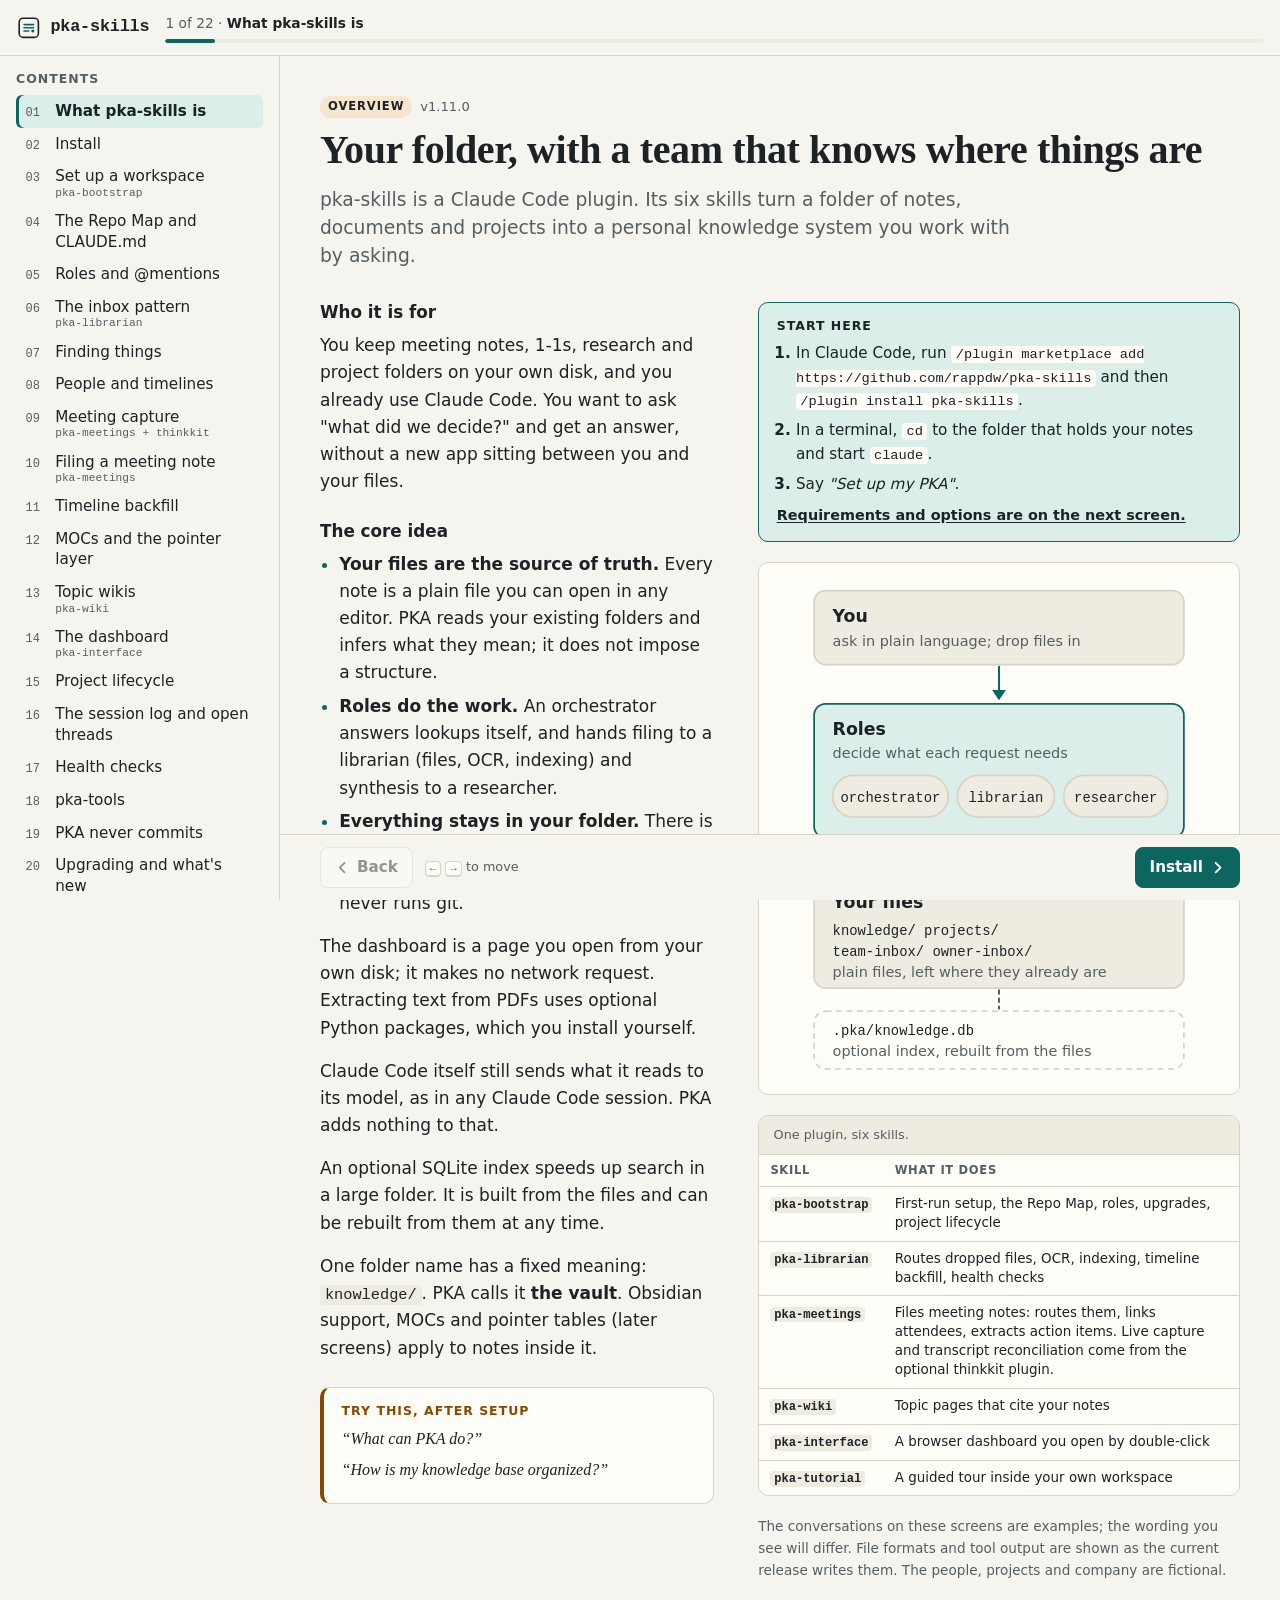
<file: docs/index.html>
<!doctype html>
<html lang="en">
<head>
<meta charset="utf-8">
<meta name="viewport" content="width=device-width, initial-scale=1">
<meta name="color-scheme" content="light dark">
<title>pka-skills: a walkthrough</title>
<meta name="description" content="A screen-by-screen walkthrough of pka-skills: six Claude Code skills that turn a folder into a local, AI-assisted personal knowledge system.">
<link rel="icon" href="data:image/svg+xml,%3Csvg xmlns='http://www.w3.org/2000/svg' viewBox='0 0 32 32'%3E%3Crect x='4' y='4' width='24' height='24' rx='5' fill='%230b6660'/%3E%3Cpath d='M10 12h12M10 16h12M10 20h7' stroke='%23fff' stroke-width='2' stroke-linecap='round'/%3E%3C/svg%3E">
<link rel="stylesheet" href="site.css">
</head>
<body>
<a class="skip" href="#main">Skip to the walkthrough</a>

<header class="top">
  <h1 class="brand">
    <a href="#overview" aria-label="pka-skills, first screen">
      <svg viewBox="0 0 32 32" aria-hidden="true" focusable="false">
        <rect class="mark-frame" x="4" y="4" width="24" height="24" rx="5"/>
        <path class="mark-line" d="M10 12h12M10 16h12M10 20h6"/>
        <circle class="mark-dot" cx="21" cy="20" r="2"/>
      </svg>
      pka-skills
    </a>
  </h1>
  <div class="where">
    <p class="where-text" id="where-text"></p>
    <div class="meter" id="meter" role="progressbar" aria-label="Progress through the walkthrough" aria-valuemin="1" aria-valuemax="22" aria-valuenow="1">
      <span id="meter-fill"></span>
    </div>
  </div>
  <button class="btn toc-toggle" id="toc-toggle" type="button" aria-expanded="false" aria-controls="toc">
    <svg viewBox="0 0 16 16" aria-hidden="true" focusable="false"><path d="M2 4h12M2 8h12M2 12h12"/></svg>
    Contents
  </button>
</header>

<div class="layout">

<nav class="toc" id="toc" aria-label="Contents">
  <div class="toc-head">
    <h2>Contents</h2>
    <button class="btn toc-close" id="toc-close" type="button">Close</button>
  </div>
  <ol>
    <li><a href="#overview">What pka-skills is</a></li>
    <li><a href="#install">Install</a></li>
    <li><a href="#setup">Set up a workspace <small>pka-bootstrap</small></a></li>
    <li><a href="#repo-map">The Repo Map and CLAUDE.md</a></li>
    <li><a href="#roles">Roles and @mentions</a></li>
    <li><a href="#inbox">The inbox pattern <small>pka-librarian</small></a></li>
    <li><a href="#finding">Finding things</a></li>
    <li><a href="#people">People and timelines</a></li>
    <li><a href="#meetings">Meeting capture <small>pka-meetings + thinkkit</small></a></li>
    <li><a href="#meeting-filing">Filing a meeting note <small>pka-meetings</small></a></li>
    <li><a href="#backfill">Timeline backfill</a></li>
    <li><a href="#pointers">MOCs and the pointer layer</a></li>
    <li><a href="#wikis">Topic wikis <small>pka-wiki</small></a></li>
    <li><a href="#dashboard">The dashboard <small>pka-interface</small></a></li>
    <li><a href="#lifecycle">Project lifecycle</a></li>
    <li><a href="#session-log">The session log and open threads</a></li>
    <li><a href="#health">Health checks</a></li>
    <li><a href="#pka-tools">pka-tools</a></li>
    <li><a href="#no-git">PKA never commits</a></li>
    <li><a href="#upgrade">Upgrading and what's new</a></li>
    <li><a href="#tutorial">The guided tour <small>pka-tutorial</small></a></li>
    <li><a href="#next">Where to go next</a></li>
  </ol>
  <p class="toc-hint">Move with <kbd>&larr;</kbd> and <kbd>&rarr;</kbd>, or the buttons at the bottom. Every screen has its own link.</p>
</nav>

<main id="main">

<!-- 1 ============================================================ -->
<section class="screen" id="overview" data-title="What pka-skills is" aria-labelledby="h-overview">
  <header>
    <p class="kicker"><span class="tag concept">Overview</span> v1.11.0</p>
    <h2 id="h-overview" tabindex="-1">Your folder, with a team that knows where things are</h2>
    <p class="lede">pka-skills is a Claude Code plugin. Its six skills turn a folder of notes, documents and projects into a personal knowledge system you work with by asking.</p>
  </header>
  <div class="cols">
    <div class="prose">
      <h3>Who it is for</h3>
      <p>You keep meeting notes, 1-1s, research and project folders on your own disk, and you already use Claude Code. You want to ask "what did we decide?" and get an answer, without a new app sitting between you and your files.</p>
      <h3>The core idea</h3>
      <ul>
        <li><strong>Your files are the source of truth.</strong> Every note is a plain file you can open in any editor. PKA reads your existing folders and infers what they mean; it does not impose a structure.</li>
        <li><strong>Roles do the work.</strong> An orchestrator answers lookups itself, and hands filing to a librarian (files, OCR, indexing) and synthesis to a researcher.</li>
        <li><strong>Everything stays in your folder.</strong> There is no PKA account, server or sync. The bundled helper makes no network calls and never runs git.</li>
      </ul>
      <p>The dashboard is a page you open from your own disk; it makes no network request. Extracting text from PDFs uses optional Python packages, which you install yourself.</p>
      <p>Claude Code itself still sends what it reads to its model, as in any Claude Code session. PKA adds nothing to that.</p>
      <p>An optional SQLite index speeds up search in a large folder. It is built from the files and can be rebuilt from them at any time.</p>
      <p>One folder name has a fixed meaning: <code>knowledge/</code>. PKA calls it <strong>the vault</strong>. Obsidian support, MOCs and pointer tables (later screens) apply to notes inside it.</p>
      <aside class="try" aria-label="Try this">
        <h3>Try this, after setup</h3>
        <ul>
          <li>What can PKA do?</li>
          <li>How is my knowledge base organized?</li>
        </ul>
      </aside>
    </div>
    <div class="visuals">
      <aside class="start" aria-label="Start here">
        <h3>Start here</h3>
        <ol>
          <li>In Claude Code, run <code>/plugin marketplace add https://github.com/rappdw/pka-skills</code> and then <code>/plugin install pka-skills</code>.</li>
          <li>In a terminal, <code>cd</code> to the folder that holds your notes and start <code>claude</code>.</li>
          <li>Say <em>"Set up my PKA"</em>.</li>
        </ol>
        <p><a href="#install">Requirements and options are on the next screen.</a></p>
      </aside>
      <figure class="fig diagram">
        <svg viewBox="0 0 360 432" role="img" aria-labelledby="ov-t ov-d">
          <title id="ov-t">How a request flows</title>
          <desc id="ov-d">You ask in plain language. Roles (orchestrator, librarian, researcher) decide what the request needs. They read and write plain files in knowledge, projects, team-inbox and owner-inbox. An optional index under .pka is rebuilt from those files.</desc>
          <rect class="d-box" x="20" y="10" width="320" height="64" rx="10"/>
          <text class="d-title" x="36" y="37">You</text>
          <text class="d-text" x="36" y="58">ask in plain language; drop files in</text>
          <path class="d-arrow accent" d="M180 76V98"/>
          <path class="d-head accent" d="M174 96h12l-6 9z"/>
          <rect class="d-box hot" x="20" y="108" width="320" height="116" rx="10"/>
          <text class="d-title" x="36" y="135">Roles</text>
          <text class="d-text" x="36" y="155">decide what each request needs</text>
          <rect class="d-box" x="36" y="170" width="100" height="36" rx="18"/>
          <text class="d-mono" x="86" y="193" text-anchor="middle">orchestrator</text>
          <rect class="d-box" x="144" y="170" width="84" height="36" rx="18"/>
          <text class="d-mono" x="186" y="193" text-anchor="middle">librarian</text>
          <rect class="d-box" x="236" y="170" width="90" height="36" rx="18"/>
          <text class="d-mono" x="281" y="193" text-anchor="middle">researcher</text>
          <path class="d-arrow accent" d="M180 226V248"/>
          <path class="d-head accent" d="M174 246h12l-6 9z"/>
          <rect class="d-box" x="20" y="258" width="320" height="96" rx="10"/>
          <text class="d-title" x="36" y="285">Your files</text>
          <text class="d-mono" x="36" y="308">knowledge/  projects/</text>
          <text class="d-mono" x="36" y="326">team-inbox/  owner-inbox/</text>
          <text class="d-text" x="36" y="344">plain files, left where they already are</text>
          <path class="d-arrow" d="M180 356V372" stroke-dasharray="3 4"/>
          <rect class="d-box ghost" x="20" y="374" width="320" height="50" rx="10"/>
          <text class="d-mono" x="36" y="395">.pka/knowledge.db</text>
          <text class="d-text" x="36" y="413">optional index, rebuilt from the files</text>
        </svg>
      </figure>
      <figure class="fig">
        <figcaption>One plugin, six skills.</figcaption>
        <div class="scroller">
          <table>
            <thead><tr><th scope="col">Skill</th><th scope="col">What it does</th></tr></thead>
            <tbody>
              <tr><th scope="row"><code>pka-bootstrap</code></th><td>First-run setup, the Repo Map, roles, upgrades, project lifecycle</td></tr>
              <tr><th scope="row"><code>pka-librarian</code></th><td>Routes dropped files, OCR, indexing, timeline backfill, health checks</td></tr>
              <tr><th scope="row"><code>pka-meetings</code></th><td>Files meeting notes: routes them, links attendees, extracts action items. Live capture and transcript reconciliation come from the optional thinkkit plugin.</td></tr>
              <tr><th scope="row"><code>pka-wiki</code></th><td>Topic pages that cite your notes</td></tr>
              <tr><th scope="row"><code>pka-interface</code></th><td>A browser dashboard you open by double-click</td></tr>
              <tr><th scope="row"><code>pka-tutorial</code></th><td>A guided tour inside your own workspace</td></tr>
            </tbody>
          </table>
        </div>
      </figure>
      <p class="aside-note">The conversations on these screens are examples; the wording you see will differ. File formats and tool output are shown as the current release writes them. The people, projects and company are fictional.</p>
    </div>
  </div>
</section>

<!-- 2 ============================================================ -->
<section class="screen" id="install" data-title="Install" aria-labelledby="h-install">
  <header>
    <p class="kicker"><span class="tag concept">Start</span> about five minutes</p>
    <h2 id="h-install" tabindex="-1">Install</h2>
    <p class="lede">Two commands inside Claude Code install the plugin and all six skills. Then open Claude Code in the folder that holds your notes.</p>
  </header>
  <div class="cols">
    <div class="prose">
      <h3>You need</h3>
      <ul>
        <li>Claude Code.</li>
        <li><code>python3</code> 3.9 or newer on your PATH, for the bundled helper. The helper itself needs nothing from <code>pip</code>. If Python is missing or too old, the skills stop and tell you; they do not do the helper's work by hand.</li>
        <li>No git. Keep the folder in a repository or not, as you prefer.</li>
      </ul>
      <h3>Optional</h3>
      <ul>
        <li><strong>To make PDFs searchable:</strong> <code>pdfplumber</code> or <code>pypdf</code> (Python packages) for PDFs that contain text. <code>tesseract</code> for scans and image-only PDFs. Without them a PDF is still filed, but its contents are not searchable.</li>
        <li><strong>For a search index:</strong> a Python whose built-in SQLite includes FTS5. The helper tells you if yours does not.</li>
        <li><strong>Obsidian</strong> is not required for anything on this site.</li>
      </ul>
      <h3>Optional: thinkkit, for meetings</h3>
      <p><a href="https://github.com/rappdw/thinkkit">thinkkit</a> is a separate plugin. With it, you type fragments during a meeting and get structured notes, and a transcript can correct those notes before they are filed. Without it, PKA still files notes you wrote yourself and can write notes from a transcript.</p>
      <p>See <a href="#meetings">Meeting capture</a> for what each looks like.</p>
      <aside class="try" aria-label="Try this">
        <h3>Try this</h3>
        <ul>
          <li>Set up my PKA</li>
        </ul>
        <p>The next screen shows what happens when you say it.</p>
      </aside>
    </div>
    <div class="visuals">
      <figure class="fig term">
        <figcaption>In Claude Code</figcaption>
<pre><code><span class="dim"># install the plugin</span>
<span class="cmd">/plugin marketplace add https://github.com/rappdw/pka-skills</span>
<span class="cmd">/plugin install pka-skills</span>

<span class="dim"># optional: meeting capture and transcript reconciliation</span>
<span class="cmd">/plugin marketplace add https://github.com/rappdw/thinkkit</span>
<span class="cmd">/plugin install thinkkit</span></code></pre>
      </figure>
      <figure class="fig term">
        <figcaption>In your terminal</figcaption>
<pre><code><span class="pr">$</span> <span class="cmd">python3 --version</span>   <span class="dim"># 3.9 or newer</span>
<span class="pr">$</span> <span class="cmd">cd ~/your-knowledge-folder</span>
<span class="pr">$</span> <span class="cmd">claude</span></code></pre>
      </figure>
      <div class="cards">
        <div class="card"><h4>An existing folder</h4><p>The usual case. Setup reads what is there and leaves your files where they are.</p></div>
        <div class="card"><h4>An empty folder</h4><p>Setup still writes its own files. Content folders are created only if you accept the starter layout it offers, or name your own.</p></div>
        <div class="card"><h4>Later releases</h4><p>Update the plugin, then say "bootstrap upgrade" in the workspace. See <a href="#upgrade">Upgrading</a>.</p></div>
      </div>
    </div>
  </div>
</section>

<!-- 3 ============================================================ -->
<section class="screen" id="setup" data-title="Set up a workspace" aria-labelledby="h-setup">
  <header>
    <p class="kicker"><span class="tag">Skill</span> <code>pka-bootstrap</code></p>
    <h2 id="h-setup" tabindex="-1">Set up a workspace</h2>
    <p class="lede">Bootstrap reads the folder you already have, drafts a map of it, asks three questions and writes a small amount of infrastructure around your content.</p>
  </header>
  <div class="cols">
    <div class="prose">
      <p>With the plugin <a href="#install">installed</a> and <code>python3</code> 3.9 or newer available, open Claude Code in the folder that holds your notes and say <em>"Set up my PKA"</em>.</p>
      <p>Before it asks anything, bootstrap scans the folder and infers what each top-level folder contains. The scan skips what <code>.pkaignore</code> lists. That file uses gitignore syntax; the default skips <code>.pka/</code>, <code>.git/</code>, build folders such as <code>node_modules/</code> and <code>dist/</code>, and everything deeper than one level inside each project. You can edit it.</p>
      <h3>Three questions</h3>
      <ol>
        <li><strong>Your name</strong>, plus a short profile: what you do and how you like things written. This can add up to two follow-ups, so at most five questions in all.</li>
        <li><strong>Autonomy level.</strong> See the three levels beside this.</li>
        <li><strong>Confirm the map.</strong> You correct any folder it was unsure about and confirm where finished projects should be archived.</li>
      </ol>
      <p>If you do not use Obsidian and the folder already has content, it also offers once to add topic tables to your knowledge folders. That is the <a href="#pointers">pointer layer</a>; you can say no and opt in later.</p>
      <p>At the end it shows a schedule entry for a weekly <a href="#health">health check</a>. It installs nothing; adding the entry is yours to do.</p>
      <h3>What it writes</h3>
      <p><code>CLAUDE.md</code>, a <code>.pka/</code> folder and two inboxes. When it adapts to an existing structure it adds infrastructure and does not move your content.</p>
      <p>In an empty folder it writes the same infrastructure. Content folders are created only if you accept the one starter layout it offers (<code>knowledge/</code> with <code>meetings/</code>, <code>personnel/</code> and <code>archive/</code> inside, plus <code>projects/</code>) or name your own. This offer takes the place of question 3.</p>
      <p>You can also start with none: the Repo Map is then empty, and the first file you drop in <code>team-inbox/</code> gets a proposal that names a folder to create. Either way an empty folder starts markdown-only, and a health check lists the starter folders as empty until each holds a file.</p>
      <h3>If you already have a <code>CLAUDE.md</code></h3>
      <p>Bootstrap asks whether it belongs to an existing PKA or is unrelated. It shows you a diff and waits for your confirmation before overwriting a <code>CLAUDE.md</code> it did not write, whatever autonomy level you chose.</p>
      <h3>Storage</h3>
      <p>Under about 300 knowledge files, Claude reads the files directly ("markdown-only"). From 300 up, bootstrap recommends a SQLite index at <code>.pka/knowledge.db</code>. You can override the choice.</p>
      <p>Running bootstrap again changes nothing that is already in place. It runs only when you ask for it.</p>
      <aside class="try" aria-label="Try this">
        <h3>Try this</h3>
        <ul>
          <li>Set up my PKA</li>
          <li>What autonomy level am I on?</li>
        </ul>
      </aside>
    </div>
    <div class="visuals">
      <figure class="fig file">
        <figcaption><span class="path">~/pka/</span> after bootstrap</figcaption>
<pre class="nowrap"><code>~/pka/
├── CLAUDE.md             <span class="an">instructions and the Repo Map</span>
├── .pkaignore            <span class="an">what scans skip</span>
├── team-inbox/           <span class="an">you drop files here</span>
├── owner-inbox/          <span class="an">reports and drafts arrive</span>
├── .pka/
│   ├── bin/
│   │   ├── pka-tools     <span class="an">the helper skills run</span>
│   │   └── pka_tools/
│   ├── manifest.json     <span class="an">release the helpers came from</span>
│   ├── upgrade-roles.py
│   ├── roles/
│   │   ├── roster.md
│   │   ├── orchestrator.md
│   │   ├── researcher.md
│   │   ├── librarian.md
│   │   └── _obsidian.md  <span class="an">inert without Obsidian</span>
│   ├── owner-profile.md
│   ├── session-log.md
│   ├── decision-log.md
│   ├── schema.md         <span class="an">index mode only</span>
│   └── knowledge.db      <span class="an">index mode only</span>
├── knowledge/            <span class="an">yours, left as it was</span>
└── projects/             <span class="an">yours, left as it was</span></code></pre>
      </figure>
      <div class="cards">
        <div class="card"><h4>Ask before everything</h4><p>Every file write, move and delete is confirmed first.</p></div>
        <div class="card"><span class="pill on">recommended</span><h4>Ask before destructive actions</h4><p>Creates and reads go ahead. Moves, overwrites and deletes are confirmed.</p></div>
        <div class="card"><h4>Hands-off</h4><p>It acts and reports afterwards. Press Escape to interrupt.</p></div>
      </div>
      <div class="card">
        <h4>Asked at every level, including hands-off</h4>
        <ul>
          <li>Ingesting into a topic wiki, or deleting one</li>
          <li>Approving a project summary before a project is archived</li>
          <li>Filing a meeting note into an active project</li>
          <li>Migrating the search index during an upgrade</li>
          <li>Overwriting a <code>CLAUDE.md</code> PKA did not write</li>
          <li>Writing notes from a transcript, and what happens to the transcript afterwards</li>
          <li>Moving a project folder that is its own git repository</li>
        </ul>
      </div>
      <figure class="fig chat">
        <figcaption>First run, condensed</figcaption>
        <div class="msg you"><span class="who">You</span><p>Set up my PKA</p></div>
        <div class="msg ai"><span class="who">Claude &middot; pka-bootstrap</span>
          <p>I scanned this folder and drafted a Repo Map: 7 folders, 412 indexable files. At that size I recommend index mode, so full-text search stays fast.</p>
          <p>What's your first name?</p>
        </div>
        <div class="msg you"><span class="who">You</span><p>Sam</p></div>
        <div class="msg ai"><span class="who">Claude &middot; pka-bootstrap</span>
          <p>How much should I check with you: ask before everything, ask before destructive actions (recommended), or hands-off?</p>
        </div>
      </figure>
    </div>
  </div>
</section>

<!-- 4 ============================================================ -->
<section class="screen" id="repo-map" data-title="The Repo Map and CLAUDE.md" aria-labelledby="h-repo-map">
  <header>
    <p class="kicker"><span class="tag concept">Concept</span> the navigation layer</p>
    <h2 id="h-repo-map" tabindex="-1">The Repo Map and <code>CLAUDE.md</code></h2>
    <p class="lede">A table at the bottom of <code>CLAUDE.md</code> describes every folder. It is the first thing read when you ask where something lives.</p>
  </header>
  <div class="cols stack">
    <div class="prose">
      <p>Each row says what a folder contains, how it is organized, its priority and status, and how confident the inference was. You correct low-confidence rows at setup.</p>
      <h3>Tags tell skills where things go</h3>
      <dl>
        <dt><code>people-home</code></dt><dd>One subfolder per person. At most one folder has this tag.</dd>
        <dt><code>meeting-home</code></dt><dd>Dated meeting notes. <code>pka-meetings</code> routes here.</dd>
        <dt><code>wiki-home</code></dt><dd>Topic wikis, one subfolder per topic.</dd>
        <dt><code>daily-home</code></dt><dd>A journal of <code>YYYY-MM-DD.md</code> notes. The dashboard shows it as a calendar; in an Obsidian vault these notes get a date and a <code>daily</code> tag.</dd>
      </dl>
      <h3>Project workspaces</h3>
      <p>A folder with its own <code>CLAUDE.md</code>, such as <code>projects/orion/</code>, is a <strong>project workspace</strong>: live work with its own context. PKA indexes it only one level deep and never files into it without asking. <a href="#lifecycle">Project lifecycle</a> covers what happens when the work is done.</p>
      <h3>Keeping the map current</h3>
      <p>At the start of each session the orchestrator compares your top-level folders with the map and flags new ones. Archiving a project or creating a wiki updates the row.</p>
      <p>To change it yourself, say <em>"Update my repo map"</em>. The table is maintained for you and is marked "do not hand-edit".</p>
      <p>The rest of <code>CLAUDE.md</code> records your autonomy level, communication style, storage mode, archive destination, where the owner profile and the decision log are and when they are read, and what to do at the start and end of a session. It is plain markdown, so another tool that accepts markdown context can read it too.</p>
      <aside class="try" aria-label="Try this">
        <h3>Try this</h3>
        <ul>
          <li>Show me my current Repo Map</li>
          <li>What's in <code>knowledge/leadership/</code>?</li>
        </ul>
      </aside>
    </div>
    <div class="visuals">
      <figure class="fig file">
        <figcaption><span class="path">CLAUDE.md</span> the last section</figcaption>
<pre><code><span class="hd">## Repo Map</span>
<span class="cm">&lt;!-- Last updated: 2026-11-20 --&gt;
&lt;!-- Priority: Active | Reference | Archive --&gt;
&lt;!-- Status: active | archived --&gt;
&lt;!-- Tags: meeting-home (dated meeting notes), people-home (one subfolder per person; at most one folder), daily-home (YYYY-MM-DD.md journal), wiki-home (topic wikis). pka-meetings, pka-wiki and pka-tools read these. --&gt;
&lt;!-- Archive destination: knowledge/archive --&gt;</span></code></pre>
        <div class="scroller">
          <table>
            <thead>
              <tr><th scope="col">Folder</th><th scope="col">Contents</th><th scope="col">Organization</th><th scope="col">Priority</th><th scope="col">Status</th><th scope="col">Confidence</th><th scope="col">Tags</th></tr>
            </thead>
            <tbody>
              <tr><th scope="row"><code>knowledge/personnel/</code></th><td>Notes per person: 1-1s, reviews</td><td>By person</td><td>Active</td><td>active</td><td>High</td><td><span class="pill on">people-home</span></td></tr>
              <tr><th scope="row"><code>knowledge/leadership/</code></th><td>Meeting and strategy notes</td><td>By date</td><td>Active</td><td>active</td><td>High</td><td><span class="pill on">meeting-home</span></td></tr>
              <tr><th scope="row"><code>knowledge/topics/</code></th><td>Topic wikis</td><td>By topic</td><td>Reference</td><td>active</td><td>High</td><td><span class="pill on">wiki-home</span></td></tr>
              <tr><th scope="row"><code>knowledge/research/</code></th><td>Research outputs</td><td>By topic</td><td>Reference</td><td>active</td><td>Medium</td><td></td></tr>
              <tr><th scope="row"><code>knowledge/archive/</code></th><td>Completed projects</td><td>By project</td><td>Archive</td><td>archived</td><td>High</td><td></td></tr>
              <tr><th scope="row"><code>projects/orion/</code></th><td>Orion project workspace</td><td>Flat</td><td>Active</td><td>active</td><td>High</td><td></td></tr>
              <tr><th scope="row"><code>projects/lyra/</code></th><td>Lyra project workspace</td><td>Flat</td><td>Active</td><td>active</td><td>High</td><td></td></tr>
            </tbody>
          </table>
        </div>
      </figure>
      <div class="cards">
        <div class="card"><h4>Priority</h4><p><b>Active</b> and <b>Reference</b> folders are the ones indexed and shown on the dashboard. <b>Archive</b> marks the folder finished projects move into; each archived project gets its own Reference row.</p></div>
        <div class="card"><h4>Confidence</h4><p>Low-confidence rows are the ones bootstrap asks you about before it writes the map.</p></div>
      </div>
    </div>
  </div>
</section>

<!-- 5 ============================================================ -->
<section class="screen" id="roles" data-title="Roles and @mentions" aria-labelledby="h-roles">
  <header>
    <p class="kicker"><span class="tag concept">Concept</span> who does what</p>
    <h2 id="h-roles" tabindex="-1">Roles and @mentions</h2>
    <p class="lede">Three roles ship with PKA. You can name one with an @mention, or describe what you want: the orchestrator answers lookups itself and hands on filing and synthesis.</p>
  </header>
  <div class="cols">
    <div class="prose">
      <dl>
        <dt><code>@orchestrator</code></dt>
        <dd>Always active. Answers lookups itself: where something is, what a note says. Keeps the Repo Map, runs the session start and end, handles project lifecycle. It hands filing to the librarian and synthesis to the researcher.</dd>
        <dt><code>@librarian</code></dt>
        <dd>Takes files in: inventory, OCR, routing, indexing. Shows a routing proposal before it moves anything, unless you chose hands-off.</dd>
        <dt><code>@researcher</code></dt>
        <dd>Synthesizes across your notes. Says what it searched, cites sources, and separates findings from inferences.</dd>
      </dl>
      <h3>Roles and skills are different things</h3>
      <p><strong>Skills</strong> are what the plugin installs. <strong>Roles</strong> are markdown files that bootstrap writes into your folder, in <code>.pka/roles/</code>. You can read and edit them; <code>roster.md</code> lists them.</p>
      <p>A role file names no model: a role runs on whatever model your session uses. To put one role on a particular model, add a <code>model:</code> line to its file yourself. (A workspace set up before v1.11.0 has such a line in every role file; see <a href="#upgrade">Upgrading</a>.)</p>
      <p>Claude Code reads your folder's <code>CLAUDE.md</code> at the start of every session. That file is what makes it act as the orchestrator. The librarian role is carried out by the <code>pka-librarian</code> skill. The researcher has no skill of its own; it also maintains wikis for <code>pka-wiki</code>.</p>
      <p>The labels on the conversations in this walkthrough name the role or the skill that is speaking.</p>
      <h3>Adding a role</h3>
      <p>Say <em>"Add a data analyst to my team"</em>. The researcher writes a competency brief to <code>owner-inbox/research-&lt;role&gt;-&lt;date&gt;.md</code>, a role file is written to <code>.pka/roles/</code>, the roster gains a row, and you are shown the definition to confirm before it is final. The reason is recorded in the decision log. A role can have an alias, so a persona name works as an @mention too.</p>
      <h3>Writing for you</h3>
      <p><code>.pka/owner-profile.md</code> holds how you like things written, what you already know and what you are working towards. The orchestrator reads it once at the start of a session and is the only role that changes it. If summaries run long, say so and the profile is updated. Your autonomy level is not in it; that is in <code>CLAUDE.md</code>.</p>
      <p><code>.pka/decision-log.md</code> records why things are the way they are. The orchestrator appends an entry when a decision is made (a project archived, a role added, the autonomy level changed); the librarian adds routing policies you set. Entries are never edited, and the roles read them before recommending something an earlier decision covers.</p>
      <aside class="try" aria-label="Try this">
        <h3>Try this</h3>
        <ul>
          <li>@researcher synthesize <code>&lt;topic&gt;</code></li>
          <li>Add a <code>&lt;role&gt;</code> to my team</li>
        </ul>
      </aside>
    </div>
    <div class="visuals">
      <figure class="fig chat">
        <figcaption>Naming a role</figcaption>
        <div class="msg you"><span class="who">You</span><p>@researcher synthesize what I know about build versus buy for Orion</p></div>
        <div class="msg ai"><span class="who">Claude &middot; researcher</span>
          <p>I read 9 notes in <code>knowledge/leadership/</code>, <code>knowledge/personnel/priya/</code> and the top level of <code>projects/orion/</code>. The brief is in <code>owner-inbox/researcher-orion-build-vs-buy-2026-11-20.md</code>, with Sources, Confidence and Open Questions sections.</p>
          <p>Short version: the vendor decision was deferred on 2026-11-14 and is waiting on Priya's adapter spike. I found nothing on pricing; that is an open question, not a finding.</p>
        </div>
      </figure>
      <figure class="fig file">
        <figcaption><span class="path">.pka/roles/roster.md</span></figcaption>
        <div class="scroller">
          <table>
            <thead><tr><th scope="col">Role</th><th scope="col">Alias</th><th scope="col">Status</th><th scope="col">Model</th><th scope="col">Added</th></tr></thead>
            <tbody>
              <tr><th scope="row"><code>@orchestrator</code></th><td>—</td><td>active</td><td>session</td><td>2026-09-01</td></tr>
              <tr><th scope="row"><code>@researcher</code></th><td>—</td><td>active</td><td>session</td><td>2026-09-01</td></tr>
              <tr><th scope="row"><code>@librarian</code></th><td>—</td><td>active</td><td>session</td><td>2026-09-01</td></tr>
            </tbody>
          </table>
        </div>
      </figure>
      <figure class="fig chat">
        <figcaption>Or just ask</figcaption>
        <div class="msg you"><span class="who">You</span><p>Process my team-inbox</p></div>
        <div class="msg ai"><span class="who">Claude &middot; orchestrator</span><p>That is the librarian's job. Handing over.</p></div>
      </figure>
    </div>
  </div>
</section>

<!-- 6 ============================================================ -->
<section class="screen" id="inbox" data-title="The inbox pattern" aria-labelledby="h-inbox">
  <header>
    <p class="kicker"><span class="tag">Skill</span> <code>pka-librarian</code></p>
    <h2 id="h-inbox" tabindex="-1">The inbox pattern</h2>
    <p class="lede">Two folders, two directions. You drop files into <code>team-inbox/</code>. Reports, briefs and drafts come back to you in <code>owner-inbox/</code>.</p>
  </header>
  <div class="cols">
    <div class="prose">
      <p>Save a PDF, a scan or a document into <code>team-inbox/</code>. The next session notices it, or you can say <em>"Process my team-inbox"</em> now. A scanner profile or a phone's scan-to-folder can point straight at that folder.</p>
      <p>For each file the librarian proposes a destination from the Repo Map. Unless you chose hands-off, it waits for your yes before moving anything.</p>
      <h3>Rules it keeps</h3>
      <ul>
        <li>Originals are never modified. Text extracted from a PDF goes in a sidecar file beside it. The one change it may make is to the name: <code>:</code> and <code>/</code> in a filename are replaced when the file is moved.</li>
        <li>Nothing is silently skipped. A file with no clear home goes to <code>team-inbox/unsorted/</code> and is named in the report.</li>
        <li>Nothing is routed into a project workspace without asking, and nothing is deleted from the inbox without confirmation.</li>
      </ul>
      <h3>Transcripts wait</h3>
      <p>A meeting transcript is recognised by its name: a Zoom <code>GMT…transcript.vtt</code>, a Teams <code>…_transcript.docx</code> or <code>.txt</code>, or any <code>.vtt</code> or <code>.srt</code>. It is held, which means it stays in <code>team-inbox/</code> until you reconcile it with your notes (see <a href="#meetings">Meeting capture</a>) or name a destination for it.</p>
      <h3>PDFs and scans</h3>
      <p>Making a PDF searchable needs a tool you install: <code>pdfplumber</code> or <code>pypdf</code> for PDFs that contain text, <code>tesseract</code> for scans. If none is there, the file is still filed, the report says its text could not be read and what to install, and it is not searchable until then.</p>
      <aside class="try" aria-label="Try this">
        <h3>Try this</h3>
        <ul>
          <li>Process my team-inbox</li>
          <li>Show me what's in owner-inbox</li>
        </ul>
      </aside>
    </div>
    <div class="visuals">
      <figure class="fig">
        <figcaption>One file, from inbox to its folder</figcaption>
        <ol class="flow">
          <li><b>Drop</b><span class="where-file">team-inbox/northwind-proposal.pdf</span></li>
          <li><b>Inventory</b><span>File type, whether the PDF has a text layer, date hints.</span>
            <span class="branch">A transcript is held here for <code>pka-meetings</code>, and a dated meeting note is handed to it. Neither is routed here.</span></li>
          <li><b>Propose</b><span>The Repo Map says meeting and strategy material lives in <code>knowledge/leadership/</code>. You confirm or name another folder.</span>
            <span class="branch">No confident match: <code>team-inbox/unsorted/</code>, flagged in the report.</span></li>
          <li><b>Extract and move</b><span class="where-file">knowledge/leadership/northwind-proposal.pdf</span><span class="where-file">knowledge/leadership/northwind-proposal.pdf.txt</span></li>
          <li><b>Post-route</b><span>One helper command adds the file to the search index. If you use them, it also adds a line to the <a href="#people">page of each person</a> the file is about and a row to the folder's <a href="#pointers">topic table</a>.</span></li>
          <li><b>Log and report</b><span class="where-file">owner-inbox/librarian-report-2026-11-20.md</span></li>
        </ol>
      </figure>
      <figure class="fig chat">
        <figcaption>What it looks like</figcaption>
        <div class="msg you"><span class="who">You</span><p>Process my team-inbox</p></div>
        <div class="msg ai"><span class="who">Claude &middot; librarian</span>
          <p>2 files in <code>team-inbox/</code>:</p>
          <ul>
            <li><code>northwind-proposal.pdf</code>: a PDF with a text layer. Proposed destination: <code>knowledge/leadership/</code>.</li>
            <li><code>GMT20261114-160512_Recording.transcript.vtt</code>: looks like a meeting transcript. Held. Process it with <code>pka-meetings</code>, or route it somewhere specific?</li>
          </ul>
          <p>Move the proposal?</p>
        </div>
      </figure>
    </div>
  </div>
</section>

<!-- 7 ============================================================ -->
<section class="screen" id="finding" data-title="Finding things" aria-labelledby="h-finding">
  <header>
    <p class="kicker"><span class="tag concept">Concept</span> the most-used capability</p>
    <h2 id="h-finding" tabindex="-1">Finding things</h2>
    <p class="lede">You ask a question. The orchestrator uses the Repo Map to decide where to look, searches, and answers with the paths it used.</p>
  </header>
  <div class="cols">
    <div class="prose">
      <h3>Five kinds of question</h3>
      <ul>
        <li><strong>Simple lookup.</strong> "What do I know about Priya?" Works for people, topics, projects and decisions.</li>
        <li><strong>Search across everything.</strong> "Find everything I've written about the Northwind partnership." Results come back ranked, topic rows first, each with its path.</li>
        <li><strong>Project snapshot.</strong> "What's the state of Orion?" It reads the project's own <code>CLAUDE.md</code> and top-level documents.</li>
        <li><strong>Date-scoped.</strong> "What did I decide about hiring last quarter?"</li>
        <li><strong>Decision history.</strong> "Why did I pick index mode?" This reads the decision log, which records the reasons.</li>
      </ul>
      <h3>What search covers</h3>
      <ul>
        <li><strong>Knowledge folders</strong> are indexed in full.</li>
        <li><strong>Active projects</strong> are indexed one level deep: the project's top-level documents, not its subfolders. A project becomes fully searchable once it is <a href="#lifecycle">archived</a>.</li>
        <li><strong>PDFs and Office files</strong> are searchable through the text sidecar the librarian writes beside them.</li>
      </ul>
      <h3>Keeping the index current</h3>
      <p>A note that a skill files is indexed as part of filing. A note you add or edit by hand is not searchable until you say <em>"Re-index my knowledge base"</em>. Re-indexing re-reads only changed files, and deleted files drop out.</p>
      <p>In a small, markdown-only workspace there is no index; Claude reads the files directly, guided by the Repo Map.</p>
      <p>If a topic has a wiki, its summary is shown first. That is covered under <a href="#wikis">Topic wikis</a>.</p>
      <aside class="try" aria-label="Try this">
        <h3>Try this</h3>
        <ul>
          <li>What do I know about <code>&lt;person&gt;</code>?</li>
          <li>Find everything I've written about <code>&lt;topic&gt;</code> across all my work</li>
        </ul>
      </aside>
    </div>
    <div class="visuals">
      <figure class="fig chat">
        <figcaption>A lookup</figcaption>
        <div class="msg you"><span class="who">You</span><p>What do I know about Priya?</p></div>
        <div class="msg ai"><span class="who">Claude &middot; orchestrator</span>
          <p>Found <code>knowledge/personnel/priya/</code>, last modified 6 days ago. Her <a href="#people">timeline</a> has 3 entries. The latest is the SLT sync on 2026-11-14: she owns the adapter spike, and the vendor decision was deferred.</p>
          <p>Also 2 mentions in <code>knowledge/leadership/</code> and 1 in <code>projects/orion/</code>.</p>
          <p>Want a synthesis, or a specific note?</p>
        </div>
      </figure>
      <figure class="fig term">
        <figcaption>What the role ran (index mode)</figcaption>
<pre><code><span class="pr">$</span> <span class="cmd">.pka/bin/pka-tools search vendor decision</span>
2 result(s) for: vendor decision
 1. knowledge/leadership/2026-11-14-slt-sync.md
      <span class="dim">…</span> <mark>[Vendor] [decision]</mark> <span class="dim">and Q1 planning ## Notes **Priya**: Will take the adapter spike. The</span> <mark>[vendor] [decision]</mark> <span class="dim">was deferred to December. **Robin**: Will draft the Q1 …</span>
 2. knowledge/personnel/priya/index.md
      <span class="dim">… leadership/2026-11-14-slt-sync.md) — Owns the adapter spike;</span> <mark>[vendor] [decision]</mark> <span class="dim">deferred - 2026-11-10 · 1on1 · [1-1](2026-11-10-1 …</span></code></pre>
      </figure>
    </div>
  </div>
</section>

<!-- 8 ============================================================ -->
<section class="screen" id="people" data-title="People and timelines" aria-labelledby="h-people">
  <header>
    <p class="kicker"><span class="tag concept">Concept</span> since v1.7.0</p>
    <h2 id="h-people" tabindex="-1">People and timelines</h2>
    <p class="lede">A person you keep a folder for has a page, <code>index.md</code>. Filing a note that involves them adds one line to the <code>## Timeline</code> on that page, newest first.</p>
  </header>
  <div class="cols">
    <div class="prose">
      <h3>Who counts as a person</h3>
      <p>Someone you have a folder for, under the folder tagged <code>people-home</code> (<code>knowledge/personnel/</code> if none is tagged). PKA does not create person folders unasked: make one, or ask for it.</p>
      <p>An attendee without a folder is listed in the note without a link and gets no timeline. With no people folder at all, nothing on this screen happens.</p>
      <p>Inside an existing person folder, a missing <code>index.md</code> is created for you the first time a line is added.</p>
      <h3>Who goes on a note's timeline</h3>
      <p>Evidence in the note decides, never a guess:</p>
      <ul>
        <li>the note is in the person's folder;</li>
        <li>its <code>person</code> or <code>attendees</code> frontmatter (the fields between <code>---</code> lines at the top of a note), or a link under <code>## Attendees</code>, names them;</li>
        <li>their folder name appears in the filename.</li>
      </ul>
      <p>A name that appears only in the body does not count. A meeting with more than 8 matched attendees adds none of them unless you ask. <code>no-backref: true</code> in a note's frontmatter keeps it off every timeline.</p>
      <h3>Names are matched carefully</h3>
      <p>A full name, a saved alias, or a first name only one person has is a match. A last name alone, or a first name two people share, gets a question. Nicknames are never guessed: tell PKA once and it is saved as an alias.</p>
      <p>A line you edit by hand is never rewritten.</p>
      <aside class="try" aria-label="Try this">
        <h3>Try this</h3>
        <ul>
          <li>File a 1-1 note for <code>&lt;person&gt;</code></li>
          <li>From now on, '<code>&lt;nickname&gt;</code>' means <code>&lt;person&gt;</code></li>
        </ul>
        <p>After the first one, open their <code>index.md</code> and look at the Timeline.</p>
      </aside>
    </div>
    <div class="visuals">
      <figure class="fig file">
        <figcaption><span class="path">knowledge/personnel/priya/index.md</span> after one filed meeting and a backfill</figcaption>
<pre><code><span class="fm">---
type: person
name: Priya
role: ""
org: ""
aliases: []
tags: [person]
---</span>

<span class="hd"># Priya</span>

<span class="hd">## Timeline</span>
<span class="cm">&lt;!-- pka:timeline v1 — maintained by pka-tools; newest first; edit summaries freely, leave links alone --&gt;</span>
- 2026-11-14 · meeting · <span class="lk">[SLT sync](../../leadership/2026-11-14-slt-sync.md)</span> — Owns the adapter spike; vendor decision deferred
- 2026-11-10 · 1on1 · <span class="lk">[1-1](2026-11-10-1-1-priya.md)</span>
- 2026-10-02 · doc · <span class="lk">[Orion kickoff](../../../projects/orion/2026-10-02-orion-kickoff.md)</span>
<span class="cm">&lt;!-- /pka:timeline --&gt;</span></code></pre>
      </figure>
      <div class="cards">
        <div class="card"><h4>Which line came from where</h4><p>The page itself was created by the tool when the meeting note was filed, because Priya had a folder and no <code>index.md</code>. The top line was written then, with a summary. The two below were added by a <a href="#backfill">backfill</a> of older notes, which adds no summaries.</p></div>
        <div class="card"><h4>Line format</h4><p><code>- date · kind · link — summary</code>. Kind is <code>meeting</code>, <code>1on1</code> or <code>doc</code>. A summary is at most 140 characters; for a 1-1 it lists topics only.</p></div>
        <div class="card"><h4>Links</h4><p>Relative markdown links, as above. In an Obsidian vault they are wikilinks: <code>[[leadership/2026-11-14-slt-sync|SLT sync]]</code>.</p></div>
      </div>
      <figure class="fig term">
        <figcaption>How a name is resolved</figcaption>
<pre><code><span class="pr">$</span> <span class="cmd">.pka/bin/pka-tools people resolve "Priya" "Rob" "Smith"</span>
Priya -&gt; priya <span class="dim">(slug, name or alias)</span>
Rob -&gt; <span class="warn">no match</span> <span class="dim">(no person folder matches)</span>
Smith -&gt; <span class="warn">AMBIGUOUS</span>: robin-smith <span class="dim">(last name only)</span>

<span class="dim"># you say: "Rob is Robin Smith"</span>
<span class="pr">$</span> <span class="cmd">.pka/bin/pka-tools people alias robin-smith "Rob"</span>
robin-smith: added 'Rob'</code></pre>
      </figure>
    </div>
  </div>
</section>

<!-- 9 ============================================================ -->
<section class="screen" id="meetings" data-title="Meeting capture" aria-labelledby="h-meetings">
  <header>
    <p class="kicker"><span class="tag">Skill</span> <code>pka-meetings</code> with the optional thinkkit plugin</p>
    <h2 id="h-meetings" tabindex="-1">Meeting capture: live notes, and checking them against a transcript</h2>
    <p class="lede">After a meeting, PKA files the notes. With the optional thinkkit plugin it also takes the notes with you during the meeting, and checks them against a transcript afterwards.</p>
  </header>
  <div class="cols">
    <div class="prose">
      <h3>Capture live</h3>
      <p>Say <em>"I'm about to start a 1-1 with Priya"</em> or <em>"take notes"</em>. PKA asks what the meeting is and who is attending, then starts thinkkit's <code>take-notes</code>.</p>
      <ul>
        <li>It creates <code>meeting-notes/YYYY-MM-DD-&lt;title&gt;.md</code> at the workspace root, and first skims earlier notes there for context.</li>
        <li>You type fragments. Each is expanded into a sentence or two and appended to the file at once, so the file is always current.</li>
        <li>Start a line with <code>name:</code> to attribute it. Without that it is recorded as an observation; a speaker is never guessed.</li>
        <li>A commitment is added under Action Items. A question left unanswered goes under Open Questions.</li>
        <li>You can ask something mid-meeting ("what did we decide about the vendor last month?"). It answers in the conversation and keeps it out of the notes unless you say otherwise. If a fragment is unclear, it asks.</li>
        <li>Say <em>"end notes"</em> or <em>"wrap up"</em>. It tidies the file and tells you how many notes, action items and open questions it captured, and the path.</li>
      </ul>
      <h3>Reconcile against a transcript</h3>
      <p>Use this when the meeting was recorded and you have a transcript: a Zoom <code>.vtt</code>, a Teams transcript, an <code>.srt</code>, plain text. Drop it in <code>team-inbox/</code> and ask.</p>
      <ul>
        <li>The transcript is treated as the truth. The notes are what get corrected.</li>
        <li>thinkkit's <code>resolve-against-transcript</code> looks for five things, most serious first: statements that contradict what was said, paraphrases that shift the meaning, wrong speaker attribution, decisions or points missing from the notes, and commitments missing from Action Items. Reasonable compression is not flagged.</li>
        <li>It shows one discrepancy at a time. You answer accept, modify or skip, and an accepted change is written immediately.</li>
        <li>It ends with a count of found, resolved and skipped.</li>
      </ul>
      <p>If you have a transcript and no notes, PKA offers to write notes from the transcript. This is PKA's own step and does not need thinkkit. It is offered, never done automatically, and the notes carry a <code>**Source**:</code> line saying they were written from the transcript.</p>
      <h3>If you record with earshot</h3>
      <p>earshot is a separate, local recording and transcription tool. When it is in use, <code>take-notes</code> links the notes to the recording with a <code>**Recording**:</code> line, the reconcile step reads the capture's transcript, and PKA never moves or deletes the capture folder. Only the notes are filed.</p>
      <aside class="try" aria-label="Try this">
        <h3>Try this, with thinkkit installed</h3>
        <ul>
          <li>I'm about to start a 1-1 with <code>&lt;name&gt;</code></li>
          <li>Reconcile my <code>&lt;meeting&gt;</code> notes against the transcript in team-inbox</li>
        </ul>
      </aside>
    </div>
    <div class="visuals">
      <div class="compare">
        <div class="card"><span class="pill grey">without thinkkit</span><h4>Route only</h4>
          <ul>
            <li>Write notes however you like, then say "File these meeting notes: <code>&lt;path&gt;</code>".</li>
            <li>You get everything on the <a href="#meeting-filing">next screen</a>: routing, attendee links, action items, timelines.</li>
            <li>No live expansion and no transcript checking; PKA says which modes are unavailable. A transcript stays held in <code>team-inbox/</code>, and PKA can still write notes from it if you ask.</li>
          </ul>
        </div>
        <div class="card"><span class="pill on">with thinkkit</span><h4>Capture and reconcile too</h4>
          <ul>
            <li>You type fragments instead of sentences during the meeting.</li>
            <li>A transcript corrects the notes before they are filed.</li>
            <li>The plugin also carries unrelated thinking tools, which you can ignore.</li>
          </ul>
        </div>
      </div>
      <figure class="fig term">
        <figcaption>To add thinkkit, in Claude Code</figcaption>
<pre><code><span class="cmd">/plugin marketplace add https://github.com/rappdw/thinkkit</span>
<span class="cmd">/plugin install thinkkit</span></code></pre>
      </figure>
      <figure class="fig chat">
        <figcaption>Capture: what you type during the meeting</figcaption>
        <div class="msg you"><span class="who">You</span>
<pre><code>priya: taking the adapter spike
vendor decision deferred to december
robin: drafts q1 hiring plan
which vendors make the shortlist? not settled</code></pre></div>
      </figure>
      <figure class="fig file">
        <figcaption><span class="path">meeting-notes/2026-11-14-slt-sync.md</span> what the file holds when you say "end notes"</figcaption>
<pre><code><span class="hd"># SLT sync</span>

**Date**: 2026-11-14
**Attendees**: Priya, Robin Smith, Sam
**Purpose**: Vendor decision and Q1 planning

<span class="hd">## Notes</span>

**Priya**: Will take the adapter spike.

The vendor decision was deferred to December.

**Robin**: Will draft the Q1 hiring plan.

<span class="hd">## Action Items</span>

- [ ] **Priya**: Run the adapter spike
- [ ] **Robin**: Draft the Q1 hiring plan

<span class="hd">## Open Questions</span>

- Which vendors make the shortlist was not settled.</code></pre>
      </figure>
      <p class="aside-note">The structure is thinkkit's own: the header lines, the three sections, and action items as <code>- [ ] **Owner**: …</code>. The wording of the expanded sentences is illustrative.</p>
      <figure class="fig chat">
        <figcaption>Reconcile: one step</figcaption>
        <div class="msg you"><span class="who">You</span><p>Reconcile my SLT sync notes against the transcript in team-inbox</p></div>
        <div class="msg ai"><span class="who">Claude &middot; resolve-against-transcript</span>
          <p><strong>Discrepancy 1 of 2</strong> | Missing action items</p>
          <p><strong>Transcript excerpt:</strong><br>Robin Smith: I'll also get the interview panel list to Priya by the twentieth.</p>
          <p><strong>Notes (current):</strong><br>[not present]</p>
          <p><strong>Issue:</strong> A commitment made in the meeting is not in Action Items.</p>
          <p><strong>Proposed resolution:</strong><br><code>- [ ] **Robin**: Send Priya the interview panel list (due: 2026-11-20)</code></p>
          <p>Accept, modify, or skip?</p>
        </div>
        <div class="msg you"><span class="who">You</span><p>accept</p></div>
      </figure>
      <figure class="fig file">
        <figcaption>When every discrepancy has been answered</figcaption>
<pre><code><span class="hd">## Resolution Summary</span>
- Discrepancies found: 2
- Resolved: 2
- Skipped: 0
- [unverified] tags resolved: 0
- [unverified] tags remaining: 0</code></pre>
      </figure>
    </div>
  </div>
</section>

<!-- 10 ============================================================ -->
<section class="screen" id="meeting-filing" data-title="Filing a meeting note" aria-labelledby="h-meeting-filing">
  <header>
    <p class="kicker"><span class="tag">Skill</span> <code>pka-meetings</code></p>
    <h2 id="h-meeting-filing" tabindex="-1">Filing a meeting note, and finding its action items later</h2>
    <p class="lede">However the notes were written, PKA does the same things with them: right folder, attendees linked, action items pulled out, a line on each person's timeline.</p>
  </header>
  <div class="cols">
    <div class="prose">
      <h3>What happens to the note</h3>
      <ol>
        <li><strong>Route.</strong> A 1-1 goes to that person's folder, if they have one; otherwise to your general meeting folder, with a suggestion to create one. A leadership or general meeting goes to a <code>meeting-home</code> folder; with several, or none, you are asked.</li>
        <li><strong>Link attendees.</strong> Each name is checked against your <a href="#people">people folders</a>. A certain match is linked under <code>## Attendees</code>, which is appended at the end of the note if the note has none. An ambiguous one is asked about. No match is listed without a link.</li>
        <li><strong>Extract action items</strong> and ask: "Found N action items. Add to session log open threads?" On a yes they appear in the next session's greeting.</li>
        <li><strong>Save.</strong> The note leaves <code>meeting-notes/</code>, or wherever you wrote it, and is saved in the destination as <code>YYYY-MM-DD-meeting-slug.md</code>. A 1-1 is <code>YYYY-MM-DD-1-1-&lt;person&gt;.md</code>.</li>
        <li><strong>Post-route.</strong> The step every filed note gets: a line on each attendee's timeline and the index entry. If your folders have <a href="#pointers">topic tables</a>, a row there too.</li>
        <li><strong>Log and report</strong> the path, attendees linked (N of M), action items, and what happened to the transcript.</li>
      </ol>
      <p>A meeting about an active project always gets a question, at every autonomy level: file it in the project, or in knowledge?</p>
      <h3>The transcript afterwards</h3>
      <p>You choose: keep it in <code>team-inbox/</code> (the default), archive it to a <code>transcripts/</code> folder beside the note, or delete it after confirming. It is never deleted automatically.</p>
      <h3>Action items later</h3>
      <p><em>"What action items do I have this week?"</em> scans the dated notes in your meeting folders and people folders for unticked <code>- [ ]</code> boxes. "This week" means the last 7 days, which is the default; name another period and it starts there. It goes by the note's date (the filename prefix, or a frontmatter <code>date</code>) and lists each item with its source file, owner and due date.</p>
      <p>Two forms are read. An owner is a bold name with a colon at the start of the item (<code>**Robin**:</code>, the form thinkkit writes) or an <code>@name</code>. A due date is <code>(due: …)</code> or <code>by YYYY-MM-DD</code>; a bare date at the end of the item, after a dash, also counts. A due phrase that is not a date, such as "Friday", is shown as written, not guessed.</p>
      <p>Filing never rewrites a checkbox line that is already in the note. An action written another way (an <code>Action:</code> line, a <code>→</code> line, a bullet under <code>## Next Steps</code>) is added once under <code>## Action Items</code> as <code>- [ ] &lt;action&gt; — @&lt;owner&gt; — by &lt;date&gt;</code>; the line it came from stays. Tick the box in the note to close an item.</p>
      <aside class="try" aria-label="Try this">
        <h3>Try this</h3>
        <ul>
          <li>File these meeting notes: <code>&lt;path&gt;</code></li>
          <li>What action items do I have this week?</li>
        </ul>
      </aside>
    </div>
    <div class="visuals">
      <figure class="fig">
        <figcaption>The captured note from the last screen, filed</figcaption>
        <ol class="flow">
          <li><b>From</b><span class="where-file">meeting-notes/2026-11-14-slt-sync.md</span></li>
          <li><b>To</b><span>"SLT" marks it as a leadership meeting; <code>knowledge/leadership/</code> is tagged <code>meeting-home</code>.</span><span class="where-file">knowledge/leadership/2026-11-14-slt-sync.md</span></li>
          <li><b>Added to the note</b><span class="where-file">## Attendees</span><span class="where-file">- [Priya](../personnel/priya/)</span><span class="where-file">- [Robin Smith](../personnel/robin-smith/)</span><span class="where-file">- Sam</span></li>
          <li><b>Added elsewhere</b><span>One line each on Priya's and Robin's timelines, a row in the folder's topic table, the index entry.</span></li>
        </ol>
      </figure>
      <figure class="fig term">
        <figcaption>The post-route step, as the tool reports it</figcaption>
<pre><code><span class="pr">$</span> <span class="cmd">.pka/bin/pka-tools post-route knowledge/leadership/2026-11-14-slt-sync.md \
    --topic northwind-partnership-2026 \
    --summary-for priya="Owns the adapter spike; vendor decision deferred" \
    --summary-for robin-smith="Drafts the Q1 hiring plan"</span>
post-route knowledge/leadership/2026-11-14-slt-sync.md
  frontmatter  <span class="dim">not-applicable — not an Obsidian vault</span>
  moc-link     <span class="dim">not-applicable — not an Obsidian vault</span>
  pointers     <span class="ok">written</span> — knowledge/leadership/_MOC.md: extended
  timeline     <span class="ok">written</span> — priya: created-index; robin-smith: created-index
  index        <span class="ok">indexed</span> — 3 added, 1 updated
Files changed besides the note: knowledge/leadership/_MOC.md, knowledge/personnel/priya/index.md, knowledge/personnel/robin-smith/index.md</code></pre>
      </figure>
      <p class="aside-note"><code>extended</code>: the topic row was already there, from the Northwind proposal filed earlier. <code>created-index</code>: Priya and Robin each had a folder and no page yet, so <code>index.md</code> was created with the line; on an existing page it says <code>added</code>.</p>
      <figure class="fig chat">
        <figcaption>The report</figcaption>
        <div class="msg ai"><span class="who">Claude &middot; pka-meetings</span>
          <p>Found 3 action items. Add to session log open threads?</p>
          <p>Filed to <code>knowledge/leadership/2026-11-14-slt-sync.md</code>. Attendees linked: 2 of 3 (Priya, Robin Smith). The transcript is still in <code>team-inbox/</code>: keep it there, archive it beside the note, or delete it?</p>
        </div>
      </figure>
      <figure class="fig term">
        <figcaption>"What action items do I have this week?" on 2026-11-20</figcaption>
<pre><code><span class="pr">$</span> <span class="cmd">.pka/bin/pka-tools actions</span>
4 open action item(s), since 2026-11-13, in 2 note(s) under: knowledge/leadership, knowledge/personnel
- [ ] **Priya**: Run the adapter spike
      <span class="dim">knowledge/leadership/2026-11-14-slt-sync.md:17</span>  <mark>[owner: Priya]</mark>
- [ ] **Robin**: Draft the Q1 hiring plan
      <span class="dim">knowledge/leadership/2026-11-14-slt-sync.md:18</span>  <mark>[owner: Robin]</mark>
- [ ] **Robin**: Send Priya the interview panel list (due: 2026-11-20)
      <span class="dim">knowledge/leadership/2026-11-14-slt-sync.md:19</span>  <mark>[owner: Robin; due: 2026-11-20]</mark>
- [ ] Send Priya the architecture comparison — @Sam — by 2026-11-21
      <span class="dim">knowledge/leadership/2026-11-17-northwind-proposal-review.md:8</span>  <mark>[owner: Sam; due: 2026-11-21]</mark></code></pre>
      </figure>
      <p class="aside-note">The first three items were captured by thinkkit; the last is from a note Sam wrote by hand. The list shows each as it is written in the note; the owner and due date read from either form follow the location, in brackets.</p>
    </div>
  </div>
</section>

<!-- 11 ============================================================ -->
<section class="screen" id="backfill" data-title="Timeline backfill" aria-labelledby="h-backfill">
  <header>
    <p class="kicker"><span class="tag concept">Concept</span> since v1.9.0</p>
    <h2 id="h-backfill" tabindex="-1">Timeline backfill</h2>
    <p class="lede">Timelines start empty and fill in as you file new notes. The backfill puts the notes you already had on them: plan first, apply only when you approve, undo with one command.</p>
  </header>
  <div class="cols">
    <div class="prose">
      <ol>
        <li><strong>Plan.</strong> Say <em>"backfill timelines"</em>. The librarian works out whose timeline each dated note belongs on, by the same evidence rules as a newly filed note. It writes a report to <code>owner-inbox/</code> and a plan file under <code>.pka/backfill/</code>. Nothing else changes.</li>
        <li><strong>Settle names.</strong> The report lists what it could not place: ambiguous names, frequent names with no person folder, notes with no date, large meetings. You confirm an alias or leave it; then it plans again. Planning is cheap.</li>
        <li><strong>Apply.</strong> Only when you approve. Every page it will touch is backed up to <code>.pka/backups/</code> first. It adds only lines for notes not already on the timeline, then checks that every link resolves and that nothing else changed. If a check fails, the pages are put back.</li>
        <li><strong>Undo</strong> if you want to: the apply prints the restore command. It refuses to overwrite a page you edited after the backfill unless you force it.</li>
      </ol>
      <p>Your notes are never changed. Only the people's <code>index.md</code> pages are. Backfilled lines have no summaries; ask for them one person at a time.</p>
      <p>A note you write by hand later is not on a timeline until a skill files it or you backfill again. A full <a href="#health">health check</a> says how many are waiting.</p>
      <h3>How much it will find</h3>
      <p>The evidence is the note's folder, its frontmatter, links under <code>## Attendees</code>, or the filename. A name in the body does not count. For notes written before PKA, that mostly means notes inside a person's folder or with their name in the filename, plus notes linked from old "Mentioned in" or "References" sections on the person's own page. A short plan is not a failure.</p>
      <h3>How far a timeline reaches</h3>
      <p>Without Obsidian, a timeline can link to a note anywhere in the workspace, such as <code>projects/</code> or a meeting folder at the root. The inboxes and hidden folders are left out. In an Obsidian vault (<code>knowledge/</code>), timelines link only inside the vault, because a wikilink cannot leave it.</p>
      <aside class="try" aria-label="Try this">
        <h3>Try this</h3>
        <ul>
          <li>Backfill the timelines from my old notes</li>
          <li>Show me what's on <code>&lt;person&gt;</code>'s timeline from <code>&lt;a project folder&gt;</code></li>
        </ul>
      </aside>
    </div>
    <div class="visuals">
      <figure class="fig file">
        <figcaption><span class="path">owner-inbox/timeline-backfill-plan-&lt;id&gt;.md</span> excerpt</figcaption>
<pre><code>- Files considered: 14
- Lines to add: 2, on 1 people's timelines
- Already on a timeline: 2
- index.md stubs to create: 0

<span class="hd">## Entries per person</span>

| Person | To add | Already there | First | Last |
|---|---|---|---|---|
| priya | 2 | 1 | 2026-10-02 | 2026-11-10 |
| robin-smith | 0 | 1 |  |  |

<span class="hd">## Sample of 2 entries</span>

- `projects/orion/2026-10-02-orion-kickoff.md` → priya (T2: ## Attendees link '[Priya](../../knowledge/personnel/priya/)')
- `knowledge/personnel/priya/2026-11-10-1-1-priya.md` → priya (T1: in the person's folder; T2: filename contains 'priya')

<span class="hd">## Ambiguous names (not added)</span>

None.</code></pre>
      </figure>
      <figure class="fig term">
        <figcaption>Apply, after you approve</figcaption>
<pre><code><span class="pr">$</span> <span class="cmd">.pka/bin/pka-tools timeline apply .pka/backfill/plan-20261120-111806-48c3b8.json</span>
<span class="ok">Added 2 line(s) to 1 file(s); verified.</span> Backup: .pka/backups/20261120-111806-0c9a92
Nothing was committed: review the changed pages and commit them yourself.
Undo:   pka-tools timeline restore 20261120-111806-0c9a92</code></pre>
      </figure>
      <p class="aside-note">These two lines are the ones without summaries on Priya's page, on the <a href="#people">People and timelines</a> screen.</p>
    </div>
  </div>
</section>

<!-- 12 ============================================================ -->
<section class="screen" id="pointers" data-title="MOCs and the pointer layer" aria-labelledby="h-pointers">
  <header>
    <p class="kicker"><span class="tag concept">Concept</span> with and without Obsidian</p>
    <h2 id="h-pointers" tabindex="-1">MOCs and the pointer layer</h2>
    <p class="lede">A <code>_MOC.md</code> is a map of content for one knowledge folder. Its <code>## Pointers</code> table groups files into topics, so a search can land on the topic first and read only the few files in it.</p>
  </header>
  <div class="cols">
    <div class="prose">
      <h3>Why, and when</h3>
      <p>In a large folder, searching note bodies returns a lot of noise. A pointer row is dense with the right words, so it ranks first. A question over 1,500 files becomes a look at a few dozen topic rows, then three to five files read in full.</p>
      <p>It starts to pay off once you have hundreds of notes. In a small workspace you can skip this screen.</p>
      <h3>One row per topic</h3>
      <p>Three columns: a topic slug, the entities involved, and links to the files. The librarian adds to the table as files are routed. In index mode, pointer rows are indexed with a rank boost over body matches. There is no vector store and there are no embeddings; it is a markdown table.</p>
      <p>The librarian names the topic when it can see which one a file belongs to. Otherwise the tool derives one from the note's frontmatter, tags or filename; it never reads the body. A slug gets a year only for a one-off event.</p>
      <h3>What the librarian will not do</h3>
      <ul>
        <li>Rows are extended, never deleted, reordered or merged.</li>
        <li>Your edits to a row are kept as you wrote them.</li>
        <li>A row that reaches 8 files is reported. Splitting it is your call.</li>
      </ul>
      <h3>If you use Obsidian</h3>
      <p>You do not need Obsidian for anything on this site. If you use it, the vault has to be the <code>knowledge/</code> folder: PKA looks for <code>knowledge/.obsidian/</code>, and a vault at the workspace root or elsewhere is not detected.</p>
      <p>In a vault, roles add frontmatter, MOC entries and <code>[[wikilinks]]</code> to the files they touch. Existing frontmatter fields are never overwritten.</p>
      <p><em>"bootstrap obsidian"</em> is an optional one-time retrofit: MOC stubs, person indexes and frontmatter derived from filenames and folders. It does not read note bodies and it runs only when you ask.</p>
      <aside class="try" aria-label="Try this">
        <h3>Try this</h3>
        <ul>
          <li>Set up pointer tables for my knowledge folders</li>
          <li>bootstrap obsidian</li>
        </ul>
        <p>The first is for a workspace without Obsidian; the second needs a vault at <code>knowledge/</code>.</p>
      </aside>
    </div>
    <div class="visuals">
      <figure class="fig file">
        <figcaption><span class="path">knowledge/leadership/_MOC.md</span> in Sam's workspace: no Obsidian, pointer tables opted in</figcaption>
<pre><code><span class="hd"># leadership</span>

<span class="cm">&lt;!-- MOC stub created by pka-tools. Reorganise freely. --&gt;</span>

<span class="hd">## Pointers</span>

Compact retrieval rows maintained by the librarian. …</code></pre>
        <div class="scroller">
          <table>
            <thead><tr><th scope="col">Topic</th><th scope="col">Entities</th><th scope="col">Files</th></tr></thead>
            <tbody>
              <tr><td><code>orion-build-vs-buy</code></td><td>orion, priya</td><td class="files"><code>[[leadership/2026-09-18-orion-build-vs-buy]]</code>, <code>[[leadership/2026-08-01-offsite]]</code></td></tr>
              <tr><td><code>northwind-partnership-2026</code></td><td>northwind</td><td class="files"><code>[[leadership/northwind-proposal.pdf]]</code>, <code>[[leadership/2026-11-14-slt-sync]]</code>, <code>[[leadership/2026-11-17-northwind-proposal-review]]</code></td></tr>
            </tbody>
          </table>
        </div>
      </figure>
      <p class="aside-note">The offsite note in the first row was later deleted. The librarian does not remove pointer links by itself; the <a href="#health">health check</a> reports the dead link.</p>
      <div class="compare">
        <div class="card"><span class="pill grey">without Obsidian</span><h4>Opt-in</h4>
          <ul>
            <li>Filing a note never creates a <code>_MOC.md</code>.</li>
            <li>Rows are written only into MOCs that already exist. Ask for pointer tables to create them: a title and an empty table per folder.</li>
            <li>Notes get no frontmatter or MOC bullet; links between notes are plain markdown.</li>
          </ul>
        </div>
        <div class="card"><span class="pill on">with Obsidian</span><h4>On by default</h4>
          <ul>
            <li>A missing <code>_MOC.md</code> is created when a note is filed.</li>
            <li>Filed notes get missing frontmatter keys and a bullet under <code>## Files</code> in the MOC.</li>
            <li>Links inside the vault are wikilinks.</li>
          </ul>
        </div>
      </div>
      <figure class="fig file">
        <figcaption>In an Obsidian vault only: frontmatter added to <span class="path">knowledge/personnel/priya/2026-11-10-1-1-priya.md</span></figcaption>
<pre><code><span class="fm">---
type: 1on1
date: 2026-11-10
person: "[[personnel/priya/index]]"
tags: [1on1, personnel]
---</span>

<span class="hd"># 1-1 with Priya</span></code></pre>
      </figure>
    </div>
  </div>
</section>

<!-- 13 ============================================================ -->
<section class="screen" id="wikis" data-title="Topic wikis" aria-labelledby="h-wikis">
  <header>
    <p class="kicker"><span class="tag">Skill</span> <code>pka-wiki</code></p>
    <h2 id="h-wikis" tabindex="-1">Topic wikis</h2>
    <p class="lede">A topic wiki is a maintained summary of what you know about one subject. It cites your notes. It never replaces them.</p>
  </header>
  <div class="cols">
    <div class="prose">
      <h3>Two kinds of content</h3>
      <ul>
        <li><strong>Authored moments</strong>: your meeting notes, 1-1s, drafts, journal. Records of a specific moment, in your voice.</li>
        <li><strong>Synthesis pages</strong>: topic wikis, kept by the researcher, that change as your understanding does.</li>
      </ul>
      <p>Wikis cite moments. Moments never cite wikis. Delete a wiki and you lose no underlying content.</p>
      <h3>When to make one</h3>
      <p>When material on a subject is piling up and you want a maintained picture of it. Not for a one-off question, a person or a project; those have their own homes.</p>
      <h3>Creating one</h3>
      <p><em>"Create a topic wiki on MCP"</em> writes an empty scaffold at <code>knowledge/topics/mcp/wiki.md</code> and asks for a first source. The page beside this is what it looks like after two ingests.</p>
      <h3>Ingest is always reviewed</h3>
      <p>A wiki changes only when you ingest something; nothing is added automatically. Say <em>"Ingest this paper into my MCP wiki"</em>. The researcher reads the source and the current page, sorts what it found into new claims, confirmations, contradictions and refinements, and shows you a section-by-section diff. Nothing is written until you approve, even in hands-off mode. A contradiction is yours to resolve.</p>
      <p>A PDF source needs its text sidecar first. A source ingested from <code>team-inbox/</code> moves to the wiki's <code>sources/</code> folder.</p>
      <h3>Asking changes</h3>
      <p>Once a wiki exists, "what do I know about MCP?" returns the wiki's summary first, then notes that mention the topic and are not in it yet.</p>
      <h3>Also</h3>
      <p><em>"Show me my topic wikis"</em> lists them. <em>"Update my thinking on MCP"</em> edits the "My current thinking" section from what you say. A wiki you are done with can be retired (kept, but left out of answers) or deleted, which always asks first.</p>
      <aside class="try" aria-label="Try this">
        <h3>Try this</h3>
        <ul>
          <li>Create a topic wiki on <code>&lt;topic&gt;</code></li>
          <li>Ingest <code>&lt;path&gt;</code> into my <code>&lt;topic&gt;</code> wiki</li>
        </ul>
      </aside>
    </div>
    <div class="visuals">
      <figure class="fig file">
        <figcaption><span class="path">knowledge/topics/mcp/wiki.md</span> after two ingests</figcaption>
<pre><code><span class="fm">---
topic: mcp
last-updated: 2026-11-18
source-count: 2
status: active
---</span>

<span class="hd"># MCP</span>

<span class="hd">## What it is</span>
MCP supports resource, tool, and prompt primitives.[^spec]

<span class="hd">## Key concepts</span>
<span class="an">…</span>

<span class="hd">## My current thinking</span>
<span class="an">…</span>

<span class="hd">## Open questions</span>
- Build the adapter or buy one? Waiting on Priya's spike.

<span class="hd">## Sources</span>
- `knowledge/topics/mcp/sources/mcp-spec.pdf` — the primitives
- `knowledge/personnel/priya/2026-11-10-1-1-priya.md` — the adapter question

<span class="hd">## Changelog</span>
- 2026-11-18: Added the adapter question (source: knowledge/personnel/priya/2026-11-10-1-1-priya.md)
- 2026-11-12: Initial synthesis from 1 source

[^spec]: `knowledge/topics/mcp/sources/mcp-spec.pdf`</code></pre>
      </figure>
      <figure class="fig file">
        <figcaption>The diff you approve before an ingest is written</figcaption>
<pre><code><span class="hd">## Key concepts</span>

- [UNCHANGED] MCP supports resource, tool, and prompt primitives...
<mark>+ [ADD] Clients negotiate capabilities at connection time, not per-request [source: new]</mark>
- [REFINE] Previously: "Servers expose tools." → "Servers expose tools, resources, and prompts as distinct primitives." [source: new]</code></pre>
      </figure>
    </div>
  </div>
</section>

<!-- 14 ============================================================ -->
<section class="screen" id="dashboard" data-title="The dashboard" aria-labelledby="h-dashboard">
  <header>
    <p class="kicker"><span class="tag">Skill</span> <code>pka-interface</code></p>
    <h2 id="h-dashboard" tabindex="-1">The dashboard</h2>
    <p class="lede">A page, <code>dashboard.html</code>, written at the root of your workspace with its data in a second file beside it. You open it by double-click. No server, no build step, no network request.</p>
  </header>
  <div class="cols">
    <div class="prose">
      <p>Sections are generated from the Active and Reference folders in your Repo Map. Nothing is hard-coded. Each folder gets the view that suits its content:</p>
      <div class="scroller">
        <table>
          <thead><tr><th scope="col">Folder holds</th><th scope="col">View</th></tr></thead>
          <tbody>
            <tr><td>One subfolder per person (<code>people-home</code>)</td><td>A card per person: files, last change, newest timeline entries</td></tr>
            <tr><td>Dated meeting notes (<code>meeting-home</code>)</td><td>Notes by date, newest first, grouped by month</td></tr>
            <tr><td>A subfolder per topic (research, wikis)</td><td>A card per subfolder with its files</td></tr>
            <tr><td>A journal of dated notes (<code>daily-home</code>)</td><td>A square per day for recent months, then the entries</td></tr>
            <tr><td><code>projects/</code></td><td>A card per project folder under <code>projects/</code>: days since last change, top-level files</td></tr>
            <tr><td>Anything else</td><td>A sortable, filterable table</td></tr>
          </tbody>
        </table>
      </div>
      <p>Three sections are always there: <strong>Search</strong>, <strong>Open actions</strong> (unticked checkboxes in dated meeting and person notes) and <strong>Activity</strong> (the last 20 session-log entries and the files changed last).</p>
      <p>The calendar is used only for a folder tagged <code>daily-home</code>. Every project card is badged Active: nothing records another state where the page's data looks for it, and a project you have <a href="#lifecycle">transitioned</a> leaves the Projects section, because its folder is no longer under <code>projects/</code>.</p>
      <h3>Two files</h3>
      <ul>
        <li><strong><code>dashboard.html</code></strong> is the page. The skill writes it from a template, with one section per folder.</li>
        <li><strong><code>dashboard-data.js</code></strong> is the data: a snapshot the helper writes with <code>pka-tools dashboard data</code>. It holds one row per file (title, dates, tags, a short summary, headings), the Repo Map folders, people with their newest timeline entries, projects, the newest open action items and the recent session log. It does not hold the text of your notes.</li>
      </ul>
      <p>The page loads that file with a script tag and loads nothing else: no library, no CDN, no folder picker. It works the same with and without a search index, offline, in any current browser. It was checked in Chromium and Firefox, not in Safari.</p>
      <h3>What search covers</h3>
      <p>Titles, paths, tags, headings and the one-line summary of each file. It does not search the text inside notes, and the page says so. For a full-text search, <a href="#finding">ask in a session</a>.</p>
      <h3>Keeping it current</h3>
      <p>The page shows the workspace as it was when the data was written, and its header says when; after seven days that line turns to a warning colour. <em>"Refresh the dashboard"</em> rewrites the data; then you reload the page.</p>
      <p>The data is also refreshed once at the end of a session, when both dashboard files are there, and the orchestrator says so in one line. It is not rewritten after every filed note. In a workspace set up before v1.11.0 this starts once <em>"bootstrap upgrade"</em> has refreshed the orchestrator's role section; until then, ask. Also ask for a refresh after a bulk import, a timeline backfill or a project transition.</p>
      <p>Ask for an update after structural changes, such as a new folder in the Repo Map. The skill edits the page in place: it rewrites only the sections it generated, which are marked with comments, and leaves what you added outside them alone.</p>
      <p>Links are relative to the page, so the workspace folder can be moved or synced to another machine and they still work. Keep the two files together. A link opens the note the way your browser opens a <code>.md</code> file: as plain text, or as a download.</p>
      <h3>If you have a dashboard from an earlier release</h3>
      <p>It is not touched and behaves exactly as it did, including its request to a CDN for a script; opened by double-click, it never loaded its data. To get the new one, run <em>"bootstrap upgrade"</em> and then say <em>"Update my dashboard"</em>. The skill tells you the page is from an earlier release and offers to rebuild it; on a yes it keeps a copy as <code>dashboard.html.bak-&lt;date&gt;</code>, rebuilds the page with your sections and customizations, and writes the data.</p>
      <aside class="try" aria-label="Try this">
        <h3>Try this</h3>
        <ul>
          <li>Generate my dashboard</li>
          <li>Refresh the dashboard</li>
          <li>Add a timeline view for <code>&lt;folder&gt;</code></li>
          <li>Update my dashboard</li>
        </ul>
        <p>The last is for a dashboard made before v1.11.0.</p>
      </aside>
    </div>
    <div class="visuals">
      <figure class="fig">
        <figcaption><span class="path">dashboard.html</span> a sketch of the layout</figcaption>
        <div class="dash">
          <div class="dash-search">
            <svg viewBox="0 0 16 16" aria-hidden="true" focusable="false"><circle cx="7" cy="7" r="4.5"/><path d="M10.5 10.5L14 14"/></svg>
            Search
          </div>
          <div class="dash-line"><span class="when">Data</span><div>from 20/11/2026, 11:20<span>It shows the workspace as it was then.</span></div></div>
          <div>
            <h4>Open actions</h4>
            <div class="dash-line"><span class="when">Nov 17</span><div>Send Priya the architecture comparison<span>Sam · due 2026-11-21</span></div></div>
            <div class="dash-line"><span class="when">Nov 14</span><div>Run the adapter spike<span>Priya</span></div></div>
          </div>
          <div>
            <h4>Personnel</h4>
            <div class="dash-grid">
              <div class="dash-card"><b>Priya</b><span>12 files · changed 6 days ago</span><span>2026-11-14 · SLT sync</span><span>2026-11-10 · 1-1</span></div>
              <div class="dash-card"><b>Robin Smith</b><span>7 files · changed 6 days ago</span><span>2026-11-14 · SLT sync</span></div>
            </div>
          </div>
          <div>
            <h4>Projects</h4>
            <div class="dash-grid">
              <div class="dash-card"><span class="pill on">active</span><b>Orion</b><span>Last change: 2 days ago</span><span>4 top-level files</span></div>
              <div class="dash-card"><span class="pill on">active</span><b>Lyra</b><span>Last change: 67 days ago</span><span>6 top-level files</span></div>
            </div>
          </div>
          <div>
            <h4>Leadership</h4>
            <div class="dash-line"><span class="when">Nov 17</span><div>Northwind proposal review<span>Proposal walked through; comparison requested.</span></div></div>
            <div class="dash-line"><span class="when">Nov 14</span><div>SLT sync<span>Vendor decision deferred to December.</span></div></div>
          </div>
          <div>
            <h4>Activity</h4>
            <div class="dash-line"><span class="when">11:18</span><div>librarian<span>Routed 2 files: 1 to leadership/, 1 to personnel/priya/</span></div></div>
            <div class="dash-line"><span class="when">Nov 17</span><div>pka-meetings<span>Filed Northwind proposal review → knowledge/leadership/2026-11-17-northwind-proposal-review.md</span></div></div>
          </div>
        </div>
      </figure>
    </div>
  </div>
</section>

<!-- 15 ============================================================ -->
<section class="screen" id="lifecycle" data-title="Project lifecycle" aria-labelledby="h-lifecycle">
  <header>
    <p class="kicker"><span class="tag concept">Concept</span> handled by <code>pka-bootstrap</code></p>
    <h2 id="h-lifecycle" tabindex="-1">Project lifecycle: from active project to archived knowledge</h2>
    <p class="lede">A project folder is a workspace while the work is live. When it is done, a transition moves it into your knowledge base, with a summary, so it turns up in later searches.</p>
  </header>
  <div class="cols">
    <div class="prose">
      <h3>PKA mode and project mode</h3>
      <p>Start Claude Code at the workspace root and you are in PKA mode: everything on this site. Start it inside <code>projects/orion/</code> and that project's own <code>CLAUDE.md</code> loads instead. PKA is not active there, and bootstrap refuses to run from inside a project. Project work goes on exactly as it did before.</p>
      <h3>Why archive</h3>
      <p>An active project is indexed one level deep. After the transition the whole folder is indexed, so a search six months later finds its documents next to everything else.</p>
      <h3>Noticing</h3>
      <p>At the start of a session, the orchestrator flags project folders with no file changes in 60 days or more. It only tells you. Nothing is moved.</p>
      <h3>Transitioning</h3>
      <ol>
        <li><strong>Summary.</strong> A draft is written to <code>owner-inbox/</code>: what it was, key decisions, outcomes, documents worth reading.</li>
        <li><strong>Pause.</strong> It waits for your approval, whatever your autonomy level.</li>
        <li><strong>Cleanup.</strong> Build leftovers are listed. You confirm before they are deleted.</li>
        <li><strong>Move.</strong> The folder goes to your archive destination, and wikilinks that pointed at the old location are rewritten. Anything else that still names the old path is shown to you to fix. The approved summary is copied into the moved folder as <code>project-summary.md</code>.</li>
        <li><strong>Update the map, then re-index.</strong> The moved project gets its own Repo Map row first: priority <code>Reference</code>, status <code>archived</code>. Then the index is run. Indexing first can drop the project from search: the index reads the folders the map lists as Active or Reference, and the archive folder is neither unless a folder above it is.</li>
        <li><strong>Record.</strong> A session-log entry, and a decision-log entry saying why it was archived.</li>
      </ol>
      <p>If the project folder is its own git repository, the move stops and asks first. What happens to that history is your decision.</p>
      <p><em>"Archive Lyra"</em> asks for the same transition. There is no in-between state: a project is active until the transition moves it.</p>
      <h3>Changing your mind</h3>
      <p><em>"Restore Lyra to active"</em> moves it back and its links follow. Its row is taken out of the Repo Map, and the index is then pruned; until that runs, stale rows for the archive path stay in it.</p>
      <aside class="try" aria-label="Try this">
        <h3>Try this</h3>
        <ul>
          <li>What projects are winding down?</li>
          <li>Transition <code>&lt;project&gt;</code> to knowledge</li>
        </ul>
      </aside>
    </div>
    <div class="visuals">
      <figure class="fig diagram">
        <svg viewBox="0 0 360 150" role="img" aria-labelledby="lc-t lc-d">
          <title id="lc-t">Project states</title>
          <desc id="lc-d">A transition moves a project from active to archived. A restore returns an archived project to active.</desc>
          <rect class="d-box hot" x="20" y="24" width="108" height="44" rx="10"/>
          <text class="d-mono" x="74" y="51" text-anchor="middle">active</text>
          <text class="d-text" x="180" y="36" text-anchor="middle">transition</text>
          <path class="d-arrow" d="M130 46H222"/><path class="d-head" d="M220 40v12l9-6z"/>
          <rect class="d-box" x="232" y="24" width="108" height="44" rx="10"/>
          <text class="d-mono" x="286" y="51" text-anchor="middle">archived</text>
          <path class="d-arrow" d="M286 70C286 130 74 130 74 80" stroke-dasharray="5 4"/>
          <path class="d-head" d="M68 82h12l-6-10z"/>
          <text class="d-text" x="180" y="136" text-anchor="middle">restore</text>
        </svg>
        <ul class="legend">
          <li><b>active</b>: <code>projects/lyra/</code>, a workspace with its own <code>CLAUDE.md</code></li>
          <li><b>archived</b>: <code>knowledge/archive/lyra/</code>, with its own Repo Map row, indexed in full with everything else</li>
        </ul>
      </figure>
      <figure class="fig chat">
        <figcaption>A transition. Orion is still live; Lyra finished in September.</figcaption>
        <div class="msg you"><span class="who">You</span><p>What projects are winding down?</p></div>
        <div class="msg ai"><span class="who">Claude &middot; orchestrator</span><p>Lyra has had no file changes in 67 days. Transition it to knowledge, or leave it?</p></div>
        <div class="msg you"><span class="who">You</span><p>Transition Lyra to knowledge</p></div>
        <div class="msg ai"><span class="who">Claude &middot; orchestrator</span>
          <p>Draft summary saved to <code>owner-inbox/lyra-summary-draft.md</code>. Review it and tell me when it is approved; I will not move anything before that.</p>
        </div>
      </figure>
      <figure class="fig file">
        <figcaption><span class="path">owner-inbox/lyra-summary-draft.md</span></figcaption>
<pre><code><span class="hd"># Lyra — Project Summary</span>
**Period:** Jan 2026 – Sep 2026
**Transitioned:** 2026-11-20

<span class="hd">## What It Was</span>
<span class="an">…</span>
<span class="hd">## Key Decisions</span>
<span class="an">…</span>
<span class="hd">## Outcomes</span>
<span class="an">…</span>
<span class="hd">## Documents Worth Reading</span>
<span class="an">…</span>
<span class="hd">## Related Knowledge</span>
- `knowledge/personnel/robin-smith/` — primary stakeholder notes</code></pre>
      </figure>
    </div>
  </div>
</section>

<!-- 16 ============================================================ -->
<section class="screen" id="session-log" data-title="The session log and open threads" aria-labelledby="h-session-log">
  <header>
    <p class="kicker"><span class="tag concept">Concept</span> continuity between sessions</p>
    <h2 id="h-session-log" tabindex="-1">The session log and open threads</h2>
    <p class="lede"><code>.pka/session-log.md</code> is a work diary you never write. Each significant action adds one line, and the next session starts from what was left open.</p>
  </header>
  <div class="cols">
    <div class="prose">
      <h3>One line, five fields</h3>
      <p>Date and time, the role, a summary, open threads, and the next action. Every role writes the same form, through one helper command.</p>
      <p>The fourth field holds only what is still open. Counts and results go in the summary. That is why the greeting can show things still to do.</p>
      <h3>What happens when you start a session</h3>
      <ol>
        <li>Read <code>.pka/owner-profile.md</code>, once: how you like to be answered and what you are working on.</li>
        <li>Read the open threads of the last 20 entries.</li>
        <li>Look at the newest <a href="#health">health-check</a> report. If it is at most 7 days old and still has findings, it gets one line. No lint is run.</li>
        <li>Scan <code>team-inbox/</code> for new files; flag transcripts.</li>
        <li>Compare top-level folders with the Repo Map; flag new ones.</li>
        <li>Check projects for 60 or more days of inactivity.</li>
        <li>Greet you with open threads, inbox items, lifecycle flags and the health-check line.</li>
      </ol>
      <p>At the end of a session it writes one log entry and, if you have a <a href="#dashboard">dashboard</a>, refreshes its data once.</p>
      <h3>How a thread stops being open</h3>
      <p>There is no "close" command. The greeting reads the last 20 entries, so an old thread ages out as new entries are written. For an action item, the note is the truth: once its box is ticked (<code>- [x]</code>), the item is closed, even if a log entry still lists it.</p>
      <h3>Why, not only what</h3>
      <p>A second file, <code>.pka/decision-log.md</code>, records decisions with their context and the alternatives considered: why a project was archived, why a role was added. A decision is appended when it is made, by the orchestrator or, for a routing policy, the librarian. Entries are never edited; a reversal is a new entry.</p>
      <aside class="try" aria-label="Try this">
        <h3>Try this</h3>
        <ul>
          <li>What did I leave open last time?</li>
          <li>Why did I archive <code>&lt;project&gt;</code>?</li>
        </ul>
      </aside>
    </div>
    <div class="visuals">
      <figure class="fig file">
        <figcaption><span class="path">.pka/session-log.md</span> each line is date and time | role | summary | open threads | next action</figcaption>
<pre><code>## 2026-11-17 15:40 | pka-meetings | Filed Northwind proposal review → knowledge/leadership/2026-11-17-northwind-proposal-review.md | — | —
## 2026-11-17 15:41 | pka-meetings | Action item from 2026-11-17-northwind-proposal-review.md | <mark>Send Priya the architecture comparison — @Sam — by 2026-11-21</mark> | —
## 2026-11-20 11:18 | librarian | Routed 2 files: 1 to leadership/, 1 to personnel/priya/ | <mark>vendor-contract.pdf needs OCR</mark> | Install tesseract</code></pre>
      </figure>
      <figure class="fig term">
        <figcaption>What the greeting is built from</figcaption>
<pre><code><span class="pr">$</span> <span class="cmd">.pka/bin/pka-tools log open</span>
2 open thread(s) in the last 3 entries
- vendor-contract.pdf needs OCR <span class="dim">(librarian, 2026-11-20 11:18)</span>
- Send Priya the architecture comparison — @Sam — by 2026-11-21 <span class="dim">(pka-meetings, 2026-11-17 15:41)</span></code></pre>
      </figure>
      <figure class="fig chat">
        <figcaption>The next morning, 2026-11-21</figcaption>
        <div class="msg ai"><span class="who">Claude &middot; orchestrator</span>
          <p>Good morning, Sam. Two threads are open: <code>vendor-contract.pdf</code> still needs OCR, and you owe Priya the architecture comparison today.</p>
          <p>1 new file in <code>team-inbox/</code>. Lyra has had no file changes in 67 days. Last health check (2026-11-20): 4 findings, in <code>owner-inbox/librarian-lint-2026-11-20.md</code>.</p>
          <p>What are you working on?</p>
        </div>
      </figure>
    </div>
  </div>
</section>

<!-- 17 ============================================================ -->
<section class="screen" id="health" data-title="Health checks" aria-labelledby="h-health">
  <header>
    <p class="kicker"><span class="tag">Skill</span> <code>pka-librarian</code>, run by <code>pka-tools lint</code> since v1.10.0</p>
    <h2 id="h-health" tabindex="-1">Health checks</h2>
    <p class="lede">Any knowledge base drifts: files move, links rot, the same note is saved twice, a wiki falls behind newer notes. A health check, also called lint, finds these and writes a report. It never edits, moves or deletes anything.</p>
  </header>
  <div class="cols">
    <div class="prose">
      <p>Say <em>"Run a health check"</em>. Most of the checks are done by the helper, <code>pka-tools lint</code>, with no model and no network. The result is the same every run and takes seconds.</p>
      <h3>What each rule finds</h3>
      <div class="scroller">
        <table>
          <thead><tr><th scope="col">Rule</th><th scope="col">Finds</th><th scope="col">Quick</th></tr></thead>
          <tbody>
            <tr><th scope="row">1</th><td>Things left in <code>team-inbox/unsorted/</code> and not changed for more than 14 days</td><td>yes</td></tr>
            <tr><th scope="row">2</th><td>Broken links: a <code>[[wikilink]]</code> or relative markdown link whose file is not there, including links in pointer rows</td><td>yes</td></tr>
            <tr><th scope="row">3</th><td>A path in a wiki's <code>## Sources</code> list that no longer exists</td><td>yes</td></tr>
            <tr><th scope="row">4</th><td>A Repo Map row whose folder is missing or holds no documents</td><td>yes</td></tr>
            <tr><th scope="row">5</th><td>Dated notes that belong on someone's <a href="#people">timeline</a> and are not on it. One line of information, not a finding</td><td>no</td></tr>
            <tr><th scope="row">6</th><td>A wiki not updated for 30 days, with 3 or more newer notes on its topic that it does not cite</td><td>no</td></tr>
            <tr><th scope="row">7</th><td>A wiki with an empty Sources list, or paragraphs in "What it is" or "Key concepts" with no citation</td><td>no</td></tr>
            <tr><th scope="row">8a</th><td>Files that are byte for byte the same, of any type</td><td>yes</td></tr>
            <tr><th scope="row">8b</th><td>The same text, once frontmatter, upper and lower case and spacing are set aside</td><td>yes</td></tr>
            <tr><th scope="row">8c</th><td>Near-copies: notes of 200 words or more that are at least 80% alike, or where one holds at least 90% of the other. Often raw notes beside a reconciled version, or a <code>-2</code> copy</td><td>no</td></tr>
            <tr><th scope="row">8d</th><td>Two person folders that answer to the same name, or where one folder name is contained in the other; two wikis with the same topic; one topic on two rows of the same pointer table</td><td>no</td></tr>
          </tbody>
        </table>
      </div>
      <p>Rules 6 and 7 need judgement. The librarian works them out in a session and appends them to the report the tool wrote. The rest are the tool's.</p>
      <h3>Quick and full</h3>
      <p>A full lint is the default. Say <em>"quick lint"</em> for the rules marked above: about a second for a few thousand notes, against a few seconds for a full one. A quick lint run later the same day does not replace a full report.</p>
      <h3>Reading the report</h3>
      <p>It lands in <code>owner-inbox/librarian-lint-&lt;date&gt;.md</code>: counts at the top, then a section per rule with a hint about what to do. Every finding ends with an id.</p>
      <p>One set of copies is one finding, however many files are in it. Each file is compared with a <strong>suggested keeper</strong>: the copy with the most links to it, then one that is not in an inbox, then the oldest. It is a starting point; you decide. In the near-copy beside this, the suggestion is the original because a <a href="#pointers">pointer row</a> links to it, while the fuller note is the <code>-2</code> file.</p>
      <h3>Acting on a finding</h3>
      <p>Lint fixes nothing, and neither does the librarian unless you ask, one finding at a time. For a duplicate, say which copy stays: the others are deleted or moved on your yes, and links to a removed copy are rewritten to the keeper.</p>
      <h3>When a finding is fine as it is</h3>
      <p>Say <em>"That duplicate is on purpose, hide it"</em>. The librarian records the finding's id with your reason in <code>.pka/lint-suppressions.json</code>. It is left out of later reports and counted as suppressed. <em>"What have I hidden from lint?"</em> lists them, and one can be brought back.</p>
      <p>An id belongs to the exact files or link it names. If a set of duplicates gains or loses a file, it is a new finding. The line for rule 5 cannot be hidden; a <a href="#backfill">backfill</a> clears it.</p>
      <h3>Running it every week</h3>
      <p>Because a quick lint needs no model, it can run unattended. Say <em>"Show me the weekly lint schedule"</em> and you are shown a cron line and a macOS launchd file for Mondays at 09:00. <strong>Nothing is installed</strong>, by the tool or by any skill: adding the entry is yours to do, and you can ignore it. Setup and upgrades show the same entry.</p>
      <p>When the newest report is at most 7 days old and still has findings, the next session's <a href="#session-log">greeting</a> mentions it once. No lint is run at session start. A <code>CLAUDE.md</code> written before v1.11.0 does not have this step; the orchestrator's role file does (see <a href="#upgrade">Upgrading</a>).</p>
      <aside class="try" aria-label="Try this">
        <h3>Try this</h3>
        <ul>
          <li>Run a health check</li>
          <li>Find duplicate notes</li>
          <li>That finding is fine, hide it</li>
          <li>Show me the weekly lint schedule</li>
        </ul>
      </aside>
    </div>
    <div class="visuals">
      <figure class="fig term">
        <figcaption>A quick lint, then a full one, in Sam's workspace</figcaption>
<pre><code><span class="pr">$</span> <span class="cmd">.pka/bin/pka-tools lint --quick</span>
Lint (quick): 4 finding(s), 0 informational, 0 suppressed; 24 files scanned
  rule 2  Broken links                         <span class="warn">2 findings</span>
  rule 4  Empty Repo Map folders               <span class="warn">1 finding</span>
  rule 8a Byte-identical files                 <span class="warn">1 finding</span>
Report: owner-inbox/librarian-lint-2026-11-20.md
Nothing was changed. Rules 6 and 7 are the librarian's to add.

<span class="pr">$</span> <span class="cmd">.pka/bin/pka-tools lint</span>
Lint (full): 5 finding(s), 1 informational, 0 suppressed; 24 files scanned
  rule 2  Broken links                         <span class="warn">2 findings</span>
  rule 4  Empty Repo Map folders               <span class="warn">1 finding</span>
  rule 5  Notes not on a person's timeline     <span class="dim">1 informational</span>
  rule 8a Byte-identical files                 <span class="warn">1 finding</span>
  rule 8c Near-duplicates and contained notes  <span class="warn">1 finding</span>
Report: owner-inbox/librarian-lint-2026-11-20.md
Nothing was changed. Rules 6 and 7 are the librarian's to add.</code></pre>
      </figure>
      <figure class="fig file">
        <figcaption><span class="path">owner-inbox/librarian-lint-2026-11-20.md</span> the full report, shortened where marked</figcaption>
<pre><code><span class="an">…</span>
<span class="hd"># Knowledge Base Health — 2026-11-20</span>

Written by `pka-tools lint`. Nothing was changed: lint reports, you decide.

- Scanned: 24 files (21 markdown)
- Checks run: rule 1, rule 2, rule 3, rule 4, rule 5, rule 8a, rule 8b, rule 8c, rule 8d
- Findings: 5
- Informational: 1
- Suppressed: 0
<span class="an">…</span>
<span class="hd">## 2. Broken links (2 findings)</span>

Fix or remove these references. The librarian does not remove pointer-row links by itself.

- `knowledge/leadership/2026-09-18-orion-build-vs-buy.md:4` → `../research/orion-costs.md` (missing) <mark>[id: 2-db1720de]</mark>
- `knowledge/leadership/_MOC.md:11` → `[[leadership/2026-08-01-offsite]]` (missing; in the Pointers row for topic 'orion-build-vs-buy') <mark>[id: 2-4b4dd24f]</mark>

<span class="hd">## 4. Empty Repo Map folders (1 finding)</span>
<span class="an">…</span>
- `knowledge/archive/` — nothing indexable in it <mark>[id: 4-e29a9656]</mark>

<span class="hd">## 5. Notes not on a person's timeline (1 informational)</span>
<span class="an">…</span>
- Information: 1 note (1 timeline line) across 1 person are not on the timeline of someone they involve [id: 5-timelines, information]
  - `knowledge/personnel/priya/2026-11-19-1-1-priya.md` → priya

<span class="hd">## 8a. Byte-identical files (1 finding)</span>

Keep one copy and delete or move the others yourself; links to a removed copy will then show as broken.

<span class="hd">### 2 files, byte for byte the same: `knowledge/research/vendor-landscape/research.md`, `projects/orion/vendor-landscape.md`</span> <mark>[id: 8a-130ebf71]</mark>

| File | Size | Modified | Links to it | Compared with the keeper |
|---|---|---|---|---|
| `knowledge/research/vendor-landscape/research.md` | 234 B | 2026-11-20 | 0 | <mark>suggested keeper</mark> |
| `projects/orion/vendor-landscape.md` | 234 B | 2026-11-20 | 0 | identical bytes |

<span class="hd">## 8c. Near-duplicates and contained notes (1 finding)</span>

Often raw notes beside a reconciled version, or a `-2` copy. Keep the fuller one, or suppress the group.

<span class="hd">### 2 files, up to 86% alike: `knowledge/leadership/2026-11-17-northwind-proposal-review-2.md`, `knowledge/leadership/2026-11-17-northwind-proposal-review.md`</span> <mark>[id: 8c-c13af50b]</mark>

| File | Size | Modified | Links to it | Compared with the keeper |
|---|---|---|---|---|
| `knowledge/leadership/2026-11-17-northwind-proposal-review-2.md` | 1.6 KB | 2026-11-20 | 0 | near copy |
| `knowledge/leadership/2026-11-17-northwind-proposal-review.md` | 1.4 KB | 2026-11-20 | 1 | <mark>suggested keeper</mark> |
<span class="an">…</span>

<span class="hd">## Librarian checks (rules 6 and 7)</span>

<span class="cm">&lt;!-- librarian:rules-6-7 --&gt;</span>
<span class="an">…</span></code></pre>
      </figure>
      <div class="cards">
        <div class="card"><h4>What these are</h4>
          <ul>
            <li>A note links to a cost sheet that was never filed, and a pointer row still lists a note Sam deleted.</li>
            <li><code>knowledge/archive/</code> is in the Repo Map; nothing is archived yet.</li>
            <li>Sam wrote a 1-1 note by hand after the backfill.</li>
            <li>The research brief was copied into Orion.</li>
            <li>The proposal review was saved twice, the second time with a paragraph added.</li>
          </ul>
        </div>
        <div class="card"><h4>Not reported as duplicates</h4>
          <ul>
            <li>A PDF's text sidecar beside its source</li>
            <li>Anything in an earshot capture directory</li>
            <li><code>_MOC.md</code> files, and one topic in two different MOCs</li>
            <li>What <code>.pkaignore</code> matches</li>
            <li>Very short notes, such as two files holding only the same headings</li>
          </ul>
        </div>
      </div>
      <figure class="fig term">
        <figcaption>Hiding a finding, as the librarian runs it. Orion keeps its own copy of the brief on purpose.</figcaption>
<pre><code><span class="pr">$</span> <span class="cmd">.pka/bin/pka-tools lint suppress 8a-130ebf71 --reason "Orion keeps its own copy of the brief"</span>
<span class="ok">Suppressed: 8a-130ebf71</span>
  2 files, byte for byte the same: `knowledge/research/vendor-landscape/research.md`, `projects/orion/vendor-landscape.md`

<span class="pr">$</span> <span class="cmd">.pka/bin/pka-tools lint</span>
Lint (full): 4 finding(s), 1 informational, <mark>1 suppressed</mark>; 24 files scanned
  rule 2  Broken links                         <span class="warn">2 findings</span>
  rule 4  Empty Repo Map folders               <span class="warn">1 finding</span>
  rule 5  Notes not on a person's timeline     <span class="dim">1 informational</span>
  rule 8c Near-duplicates and contained notes  <span class="warn">1 finding</span>
Report: owner-inbox/librarian-lint-2026-11-20.md
Nothing was changed. Rules 6 and 7 are the librarian's to add.</code></pre>
      </figure>
      <figure class="fig term">
        <figcaption>The schedule entry. The paths are the workspace's own; the launchd file is cut short here.</figcaption>
<pre><code><span class="pr">$</span> <span class="cmd">.pka/bin/pka-tools lint schedule</span>
<span class="ok">Nothing was installed.</span> To run a quick lint every Monday at 09:00, install ONE of these yourself.

Output goes to .pka/lint-cron-log.txt, so a run that fails leaves a trace.

cron (run `crontab -e` and add this line):

0 9 * * 1 /usr/bin/env python3 '/home/sam/pka/.pka/bin/pka-tools' lint --quick --workspace '/home/sam/pka' &gt;&gt; '/home/sam/pka/.pka/lint-cron-log.txt' 2&gt;&amp;1

launchd on macOS (save as ~/Library/LaunchAgents/org.pka-skills.lint.pka-<span class="dim">&lt;hash&gt;</span>.plist, then `launchctl load` that file):

&lt;?xml version="1.0" encoding="UTF-8"?&gt;
<span class="dim">…</span></code></pre>
      </figure>
      <p class="aside-note">Two limits. Near-copy detection compares text, not meaning, so a note rewritten in other words is not found. A scheduled run is a quick lint: it leaves out near-copies, duplicate people, the timeline line and rules 6 and 7.</p>
    </div>
  </div>
</section>

<!-- 18 ============================================================ -->
<section class="screen" id="pka-tools" data-title="pka-tools" aria-labelledby="h-pka-tools">
  <header>
    <p class="kicker"><span class="tag concept">Concept</span> the helper under <code>.pka/bin/</code></p>
    <h2 id="h-pka-tools" tabindex="-1"><code>pka-tools</code>: the mechanical half</h2>
    <p class="lede">The skills decide what a note is about and where it belongs. A small Python command makes the edit, the same way every time.</p>
  </header>
  <div class="cols">
    <div class="prose">
      <p>You will rarely type a <code>pka-tools</code> command yourself. The roles run it for the steps that should not depend on a model working them out afresh each session: path arithmetic, table edits, index updates.</p>
      <ul>
        <li>Python 3.9 or newer, standard library only. Nothing to <code>pip install</code>.</li>
        <li>No network calls.</li>
        <li>No git.</li>
        <li>A copy lives in your workspace at <code>.pka/bin/pka-tools</code>, so a workspace keeps working with the release it was set up on until you upgrade it.</li>
      </ul>
      <p>If <code>python3</code> is missing or older than 3.9, the skills stop and say so. They do not fall back to doing the tool's work by hand.</p>
      <h3>How it edits your files</h3>
      <ul>
        <li><strong>Only the lines it owns.</strong> A pointer row, a <code>tags:</code> line, a line it inserts. Everything else stays byte for byte, line endings included.</li>
        <li><strong>Never re-renders.</strong> Frontmatter is not parsed and written back; tables are not rebuilt or sorted.</li>
        <li><strong>When unsure, it skips and reports.</strong> Malformed frontmatter, a read-only file or an unexpected table is left alone and named.</li>
        <li><strong>Safe to repeat.</strong> Running a command twice changes nothing the second time.</li>
        <li><strong>Whole writes.</strong> A file is written to a temporary name and renamed into place.</li>
        <li><strong>Its own reports never go through a link.</strong> If a lint report's path is a symbolic link, lint stops with one line and writes nothing.</li>
      </ul>
      <aside class="try" aria-label="Try this">
        <h3>Try this</h3>
        <ul>
          <li>Re-index my knowledge base</li>
          <li>File this meeting note</li>
        </ul>
        <p>After the second, read the summary: it lists each step and what it did.</p>
      </aside>
    </div>
    <div class="visuals">
      <figure class="fig term">
        <figcaption>Asked what it sees in Sam's workspace</figcaption>
<pre><code><span class="pr">$</span> <span class="cmd">.pka/bin/pka-tools status</span>
Workspace:        /home/sam/pka
pka-tools:        1.11.0 (vendored: 1.11.0)
Vault:            knowledge
Obsidian:         not present
Timelines reach:  .
Storage:          index, schema version 1
Index roots:      knowledge/leadership, knowledge/personnel, <span class="dim">…</span>
Also indexed:     meeting-notes (only the narrative.md of each earshot capture)
Meeting homes:    knowledge/leadership
People home:      knowledge/personnel</code></pre>
      </figure>
      <figure class="fig">
        <figcaption>What it does for the skills</figcaption>
        <div class="scroller">
          <table>
            <thead><tr><th scope="col">When you</th><th scope="col">The tool</th></tr></thead>
            <tbody>
              <tr><td>file any note</td><td><code>post-route</code>: frontmatter and MOC link (Obsidian), pointer row, timeline, index. Its output is on the <a href="#meeting-filing">filing screen</a>.</td></tr>
              <tr><td>ask a question</td><td><code>search</code>: full-text search, pointer rows first</td></tr>
              <tr><td>re-index</td><td><code>index</code>: new and changed files in, removed files out</td></tr>
              <tr><td>name an attendee</td><td><code>people resolve</code> and <code>people alias</code></td></tr>
              <tr><td>ask what is open</td><td><code>actions</code>: unchecked boxes in dated notes; <code>log open</code>: open threads</td></tr>
              <tr><td>move a project</td><td><code>pointers rename</code>: links follow the folder</td></tr>
              <tr><td>backfill timelines</td><td><code>timeline plan</code>, <code>apply</code>, <code>restore</code></td></tr>
              <tr><td>run a health check</td><td><code>lint</code>, <code>lint suppress</code>, <code>lint schedule</code>. Their output is on the <a href="#health">health checks screen</a>.</td></tr>
              <tr><td>generate or refresh the dashboard</td><td><code>dashboard data</code>: writes the snapshot the <a href="#dashboard">dashboard</a> shows</td></tr>
              <tr><td>upgrade</td><td><code>install</code> and <code>db migrate</code>, with backups</td></tr>
            </tbody>
          </table>
        </div>
      </figure>
    </div>
  </div>
</section>

<!-- 19 ============================================================ -->
<section class="screen" id="no-git" data-title="PKA never commits" aria-labelledby="h-no-git">
  <header>
    <p class="kicker"><span class="tag concept">Rule</span> since v1.8.0</p>
    <h2 id="h-no-git" tabindex="-1">PKA never commits</h2>
    <p class="lede">No skill, role or tool stages, commits or pushes, in any repository. Filing a note changes files in your workspace. Committing them is yours to do.</p>
  </header>
  <div class="cols">
    <div class="prose">
      <p>Keep the workspace in one ordinary git repository, or in none. PKA works the same either way, and git is not a requirement.</p>
      <h3>What this means in practice</h3>
      <ul>
        <li>After a note is filed, the note and every file the filing touched are left in the working tree. The report names them.</li>
        <li>An upgrade, a backfill or an Obsidian retrofit ends the same way: changes to review, nothing committed.</li>
        <li>A project folder that is its own repository is never moved without asking you first.</li>
      </ul>
      <h3>If your workspace is older than v1.8.0</h3>
      <p>This rule holds for you once you have run the upgrade. The details are on the <a href="#upgrade">Upgrading</a> screen.</p>
      <aside class="try" aria-label="Try this">
        <h3>Try this</h3>
        <ul>
          <li>File this note</li>
        </ul>
        <p>Then run <code>git status</code> yourself in the folder it went to.</p>
      </aside>
    </div>
    <div class="visuals">
      <div class="compare">
        <div class="card"><span class="pill on">PKA does</span>
          <ul>
            <li>Moves and writes files</li>
            <li>Updates timelines, pointer rows and the index</li>
            <li>Tells you which files changed</li>
          </ul>
        </div>
        <div class="card"><span class="pill amber">You do</span>
          <ul>
            <li>Review the changes</li>
            <li>Stage and commit, if you use git</li>
            <li>Push, when and where you choose</li>
          </ul>
        </div>
      </div>
      <figure class="fig term">
        <figcaption>You, afterwards, in your own terminal</figcaption>
<pre><code><span class="pr">$</span> <span class="cmd">git status --short</span>
<span class="warn"> M</span> knowledge/leadership/_MOC.md
<span class="warn"> M</span> knowledge/personnel/priya/index.md
<span class="warn"> M</span> knowledge/personnel/robin-smith/index.md
<span class="warn">??</span> knowledge/leadership/2026-11-14-slt-sync.md</code></pre>
      </figure>
    </div>
  </div>
</section>

<!-- 20 ============================================================ -->
<section class="screen" id="upgrade" data-title="Upgrading and what's new" aria-labelledby="h-upgrade">
  <header>
    <p class="kicker"><span class="tag">Skill</span> <code>pka-bootstrap</code> with <code>pka-tutorial</code></p>
    <h2 id="h-upgrade" tabindex="-1">Upgrading, and what's new</h2>
    <p class="lede">Updating the plugin does not change your workspace. Its copy of the helper and its role files stay on the release that set them up until you say <em>"bootstrap upgrade"</em>.</p>
  </header>
  <div class="cols">
    <div class="prose">
      <h3>Two steps</h3>
      <p>First update the plugin: in Claude Code, <code>/plugin</code>, then update <code>pka-skills</code>. Then, in the workspace, say <em>"bootstrap upgrade"</em>.</p>
      <h3>What the upgrade does, in order</h3>
      <ol>
        <li><strong>Helper files.</strong> Files you never edited are replaced. A file you edited is kept, with the new version written beside it as <code>&lt;name&gt;.new</code>. In a workspace from before v1.7.0 the tool cannot tell, so it replaces each helper and saves the previous copy. Nothing is deleted: a file the plugin no longer ships is moved to <code>.pka/upgrade-backups/</code> if you never edited it, and left in place if you did.</li>
        <li><strong>The index</strong>, if you have one and its schema is older. You are shown a plan and asked. On a yes, the database is copied to <code>.pka/db-backups/</code>, migrated and checked; a failure rolls back.</li>
        <li><strong>Role files.</strong> <code>.pka/roles/</code> is backed up. New sections are added. Sections you already have are not rewritten. Sections an earlier release wrote and you never edited can be refreshed in one step, if you say yes.
          <ul>
            <li>From v1.10.0 or earlier, all three roles gain "Owner profile and decision log", and the orchestrator gains "Answering and delegating".</li>
            <li>Say yes to the refresh: it gives the orchestrator its session-end step (refresh the dashboard data once), and it removes the obsolete commit and push sections that role files seeded by v1.6.0 to v1.7.0 still carry. Until those are gone they still tell the roles to commit and push. Sections you edited are left for you.</li>
            <li>The summary lists <strong>pinned models</strong>: role files that still have the <code>model:</code> line every release up to v1.10.0 wrote. The upgrade never changes that line, so "roles follow the session's model" is true of a new workspace and not yet of yours. Remove the line, or say yes when bootstrap offers to, and the role follows your session.</li>
          </ul>
        </li>
      </ol>
      <p>Throughout: your notes are not touched (the upgrade changes <code>.pka/</code> only), nothing is committed, and it needs <code>python3</code> 3.9 or newer.</p>
      <h3>Two things the upgrade does not do</h3>
      <ul>
        <li><strong>Your dashboard.</strong> If you have a <code>dashboard.html</code> from before v1.11.0, say <em>"Update my dashboard"</em> after the upgrade. The old page never loaded its data when opened by double-click, and it stays as it is until you ask. It is backed up first, as <code>dashboard.html.bak-&lt;date&gt;</code>; the new page and <code>dashboard-data.js</code> are written at the workspace root. See <a href="#dashboard">The dashboard</a>.</li>
        <li><strong>Your <code>CLAUDE.md</code>.</strong> An upgrade never edits it. One written before v1.11.0 has no health-check step at session start and no dashboard step at session end. The refreshed orchestrator role file carries both, so they still happen; if you want <code>CLAUDE.md</code> to say the same, ask bootstrap to show you the two steps and add them.</li>
      </ul>
      <h3>A preview first</h3>
      <p>Ask the tutorial <em>"Do I need to upgrade?"</em> It compares your workspace with the installed release, shows a preview that changes no file, explains each step, and hands over to <code>pka-bootstrap</code> when you are ready. Afterwards it teaches what is new, using your own folder names.</p>
      <p>The upgrade ends by showing the weekly <a href="#health">health-check</a> schedule entry, which you can install or ignore. If the workspace was on a release before v1.9.0, the next step is the <a href="#backfill">timeline backfill</a>.</p>
      <h3>If an earlier release committed for you</h3>
      <p>Releases v1.6.0 to v1.7.0 could set a workspace up with nested repositories and commit into them after each filed note. That was removed in v1.8.0. Your repositories and their history are untouched.</p>
      <ul>
        <li>Until you run <em>"bootstrap upgrade"</em>, the old helper in your workspace behaves as its own release did, which means it still commits.</li>
        <li>After that, filing a note in a workspace that still has that layout ends with a "not committed" line as a reminder.</li>
      </ul>
      <aside class="try" aria-label="Try this">
        <h3>Try this</h3>
        <ul>
          <li>Do I need to upgrade?</li>
          <li>Update my dashboard</li>
          <li>What's new in this release?</li>
        </ul>
      </aside>
    </div>
    <div class="visuals">
      <figure class="fig term">
        <figcaption>The preview, run for you by the tutorial from the plugin's copy. This workspace was last set up before v1.7.0.</figcaption>
<pre><code><span class="pr">$</span> <span class="cmd">python3 "&lt;plugin root&gt;/bootstrap-assets/tools/pka-tools" install --workspace ~/pka --dry-run</span>
pka-tools install (dry run) — plugin version 1.11.0
  installed: 24   updated: 1   current: 0   kept: 0   conflicts: 0
Installed (24):
  - bin/pka-tools
  - bin/pka_tools/__init__.py
  <span class="dim">…</span>
Updated (1):
  - upgrade-roles.py <span class="ok">(previous copy saved)</span></code></pre>
      </figure>
      <figure class="fig">
        <figcaption>What recent releases added</figcaption>
        <div class="scroller">
          <table>
            <thead><tr><th scope="col">Release</th><th scope="col">You can now</th></tr></thead>
            <tbody>
              <tr><th scope="row">v1.7.0</th><td>See a timeline on each person's page. Teach a nickname once. Have every filed note treated the same way. List open action items by date range. Get a greeting that shows what is actually open.</td></tr>
              <tr><th scope="row">v1.8.0</th><td>Rely on PKA not committing or pushing. Clear the old commit and push instructions out of your role files. Move a finished project and keep its links working.</td></tr>
              <tr><th scope="row">v1.9.0</th><td>Put the notes you already had on people's timelines. Without Obsidian, have timelines reach notes anywhere in the workspace.</td></tr>
              <tr><th scope="row">v1.10.0</th><td>Find duplicate notes and duplicate people in a health check. Hide a finding that is fine as it is. Run a quick lint every week without a session. Have every form of link checked for breakage.</td></tr>
              <tr><th scope="row">v1.11.0</th><td>Open the dashboard by double-click, offline, in any current browser. Have action items from thinkkit notes listed with their owner and due date. Keep a finished project searchable after it is archived. Have your owner profile and decision log used by the roles. Set up in an empty folder with a starter layout. Have notes written from a transcript without thinkkit. In a new workspace, have roles follow the session's model.</td></tr>
            </tbody>
          </table>
        </div>
      </figure>
      <div class="cards">
        <div class="card"><h4>Where the backups are</h4><p><code>.pka/upgrade-backups/&lt;timestamp&gt;/</code> for helper and role files; <code>.pka/db-backups/</code> for the index.</p></div>
        <div class="card"><h4>More than one machine</h4><p>Each needs the plugin updated. The index is per machine, so each migrates its own.</p></div>
      </div>
      <figure class="fig term">
        <figcaption>After the upgrade, if an old role instruction still asks the tool to commit</figcaption>
<pre><code><span class="pr">$</span> <span class="cmd">.pka/bin/pka-tools commit -m "Filed SLT sync"</span>
Not committed: pka-tools no longer commits (`commit` is deprecated and does nothing).
Nothing was staged or committed; the changes are left for the user to commit. Do not run git.</code></pre>
      </figure>
    </div>
  </div>
</section>

<!-- 21 ============================================================ -->
<section class="screen" id="tutorial" data-title="The guided tour" aria-labelledby="h-tutorial">
  <header>
    <p class="kicker"><span class="tag">Skill</span> <code>pka-tutorial</code></p>
    <h2 id="h-tutorial" tabindex="-1">The guided tour, in your own workspace</h2>
    <p class="lede">This site uses a fictional workspace. <code>pka-tutorial</code> covers the same ground inside yours, in eleven modules, with your folder names and prompts you can try as you go.</p>
  </header>
  <div class="cols">
    <div class="prose">
      <p>Say <em>"Give me a tour"</em>, or ask how to do one thing. The skill first works out where you are:</p>
      <ul>
        <li><strong>Not set up yet:</strong> it points you to <code>pka-bootstrap</code>.</li>
        <li><strong>Workspace behind the installed release:</strong> it offers the upgrade walkthrough first, because some of what it would show does not work until then.</li>
        <li><strong>Up to date:</strong> the full tour, or any single module.</li>
      </ul>
      <h3>How it teaches</h3>
      <ul>
        <li>One idea, one example prompt, then "want to try it?"</li>
        <li>It hands off instead of acting. It never moves or deletes files, and it does not perform the upgrade.</li>
        <li>Ask a real question in the middle and it stops teaching and answers.</li>
      </ul>
      <h3>What depends on your workspace</h3>
      <p>Two modules are taught in full only where they apply: people and timelines when you have a people folder, and the pointer layer when you use Obsidian or have opted in to pointer tables. Otherwise the tutorial says briefly what they are and how to get them.</p>
      <p>Upgrading is not a module. The tutorial checks your workspace first and, when it is behind, walks you through the <a href="#upgrade">upgrade</a> and then teaches what is new.</p>
      <aside class="try" aria-label="Try this">
        <h3>Try this</h3>
        <ul>
          <li>Give me a tour</li>
          <li>Teach me <code>&lt;capability&gt;</code></li>
        </ul>
      </aside>
    </div>
    <div class="visuals">
      <figure class="fig chat">
        <figcaption>First session in a workspace that is up to date</figcaption>
        <div class="msg you"><span class="who">You</span><p>Give me a tour</p></div>
        <div class="msg ai"><span class="who">Claude &middot; pka-tutorial</span>
          <p>Welcome. I can give you the full tour (eleven short modules, about 30 minutes if you read them all, with prompts you can try as we go; stop after any of them), or jump to something specific — finding things, dropping files, meetings, the dashboard, project lifecycle, roles, topic wikis, health checks, people and timelines, or the pointer layer. What sounds useful?</p>
        </div>
      </figure>
      <figure class="fig">
        <figcaption>The eleven modules</figcaption>
        <div class="scroller">
          <table>
            <thead><tr><th scope="col">Module</th><th scope="col">On this site</th></tr></thead>
            <tbody>
              <tr><td>1. Orientation</td><td><a href="#overview">Overview</a>, <a href="#repo-map">Repo Map</a>, <a href="#pka-tools">pka-tools</a>, <a href="#no-git">PKA never commits</a></td></tr>
              <tr><td>2. Finding things</td><td><a href="#finding">Finding things</a></td></tr>
              <tr><td>3. The inbox pattern</td><td><a href="#inbox">The inbox pattern</a></td></tr>
              <tr><td>4. Meeting capture</td><td><a href="#meetings">Meeting capture</a>, <a href="#meeting-filing">Filing a meeting note</a></td></tr>
              <tr><td>5. The dashboard</td><td><a href="#dashboard">The dashboard</a></td></tr>
              <tr><td>6. Project lifecycle</td><td><a href="#lifecycle">Project lifecycle</a></td></tr>
              <tr><td>7. The role system</td><td><a href="#roles">Roles and @mentions</a></td></tr>
              <tr><td>8. Topic wikis</td><td><a href="#wikis">Topic wikis</a></td></tr>
              <tr><td>9. Health checks</td><td><a href="#health">Health checks</a></td></tr>
              <tr><td>10. People and timelines</td><td><a href="#people">People and timelines</a>, <a href="#backfill">Timeline backfill</a></td></tr>
              <tr><td>11. The pointer layer and Obsidian</td><td><a href="#pointers">MOCs and the pointer layer</a></td></tr>
            </tbody>
          </table>
        </div>
      </figure>
    </div>
  </div>
</section>

<!-- 22 ============================================================ -->
<section class="screen" id="next" data-title="Where to go next" aria-labelledby="h-next">
  <header>
    <p class="kicker"><span class="tag concept">Next</span> a first session</p>
    <h2 id="h-next" tabindex="-1">Where to go next</h2>
    <p class="lede">Try it on a folder you already have. A first session can cover setup, one filed document and one question.</p>
  </header>
  <div class="cols">
    <div class="prose">
      <p>If you have not installed the plugin yet, the commands and requirements are on the <a href="#install">Install</a> screen.</p>
      <h3>Read more</h3>
      <ul>
        <li><a href="https://github.com/rappdw/pka-skills">The repository</a>: source, issues, and each skill's <code>SKILL.md</code>.</li>
        <li><a href="https://github.com/rappdw/pka-skills/blob/main/docs/TUTORIAL.md"><code>docs/TUTORIAL.md</code></a>: the long-form written reference, section by section.</li>
        <li><a href="https://github.com/rappdw/pka-skills/blob/main/CHANGELOG.md">The changelog</a>: what each release changed, and what an existing workspace should do.</li>
        <li><a href="https://github.com/rappdw/pka-skills/blob/main/bootstrap-assets/tools/README.md">The <code>pka-tools</code> reference</a>: every command, exit code and editing rule.</li>
        <li><a href="https://github.com/rappdw/thinkkit">thinkkit</a>: the optional plugin for live meeting capture and transcript reconciliation.</li>
      </ul>
      <aside class="try" aria-label="Try this">
        <h3>Try this</h3>
        <ul>
          <li>Give me a tour</li>
          <li>Generate my dashboard</li>
        </ul>
      </aside>
      <p><a href="#overview">Back to the first screen</a></p>
    </div>
    <div class="visuals">
      <figure class="fig">
        <figcaption>A first session</figcaption>
        <ol class="flow">
          <li><b>"Set up my PKA"</b><span>Answer three questions; check the Repo Map it drafted.</span></li>
          <li><b>"Give me a tour"</b><span>The tutorial, using your folders.</span></li>
          <li><b>Drop a file in <code>team-inbox/</code></b><span>Then: "Process my team-inbox".</span></li>
          <li><b>"File these meeting notes: &lt;path&gt;"</b><span>Any notes you already wrote. No thinkkit needed.</span></li>
          <li><b>"What do I know about …?"</b><span>Ask about a person or a topic you have notes on.</span></li>
          <li><b>"Generate my dashboard"</b><span>Open <code>dashboard.html</code> by double-click; keep <code>dashboard-data.js</code> beside it.</span></li>
          <li><b>"Backfill the timelines from my old notes"</b><span>If you keep a folder per person. Timelines start empty; this fills them from what you already have.</span></li>
          <li><b>"Run a health check"</b><span>Broken links and duplicate notes, in a report. Nothing is changed.</span></li>
        </ol>
      </figure>
    </div>
  </div>
  <p class="foot">pka-skills is MIT licensed. This page makes no network requests and sets no cookies.</p>
</section>

</main>
</div>

<nav class="pager" aria-label="Previous and next screen">
  <a class="btn back" id="nav-back" href="#overview">
    <svg viewBox="0 0 16 16" aria-hidden="true" focusable="false"><path d="M10 3L5 8l5 5"/></svg>
    <span>Back</span>
  </a>
  <p class="keys" aria-hidden="true"><kbd>&larr;</kbd> <kbd>&rarr;</kbd> to move</p>
  <a class="btn primary next" id="nav-next" href="#install">
    <span>Next</span>
    <svg viewBox="0 0 16 16" aria-hidden="true" focusable="false"><path d="M6 3l5 5-5 5"/></svg>
  </a>
</nav>

<script src="site.js"></script>
</body>
</html>
</file>
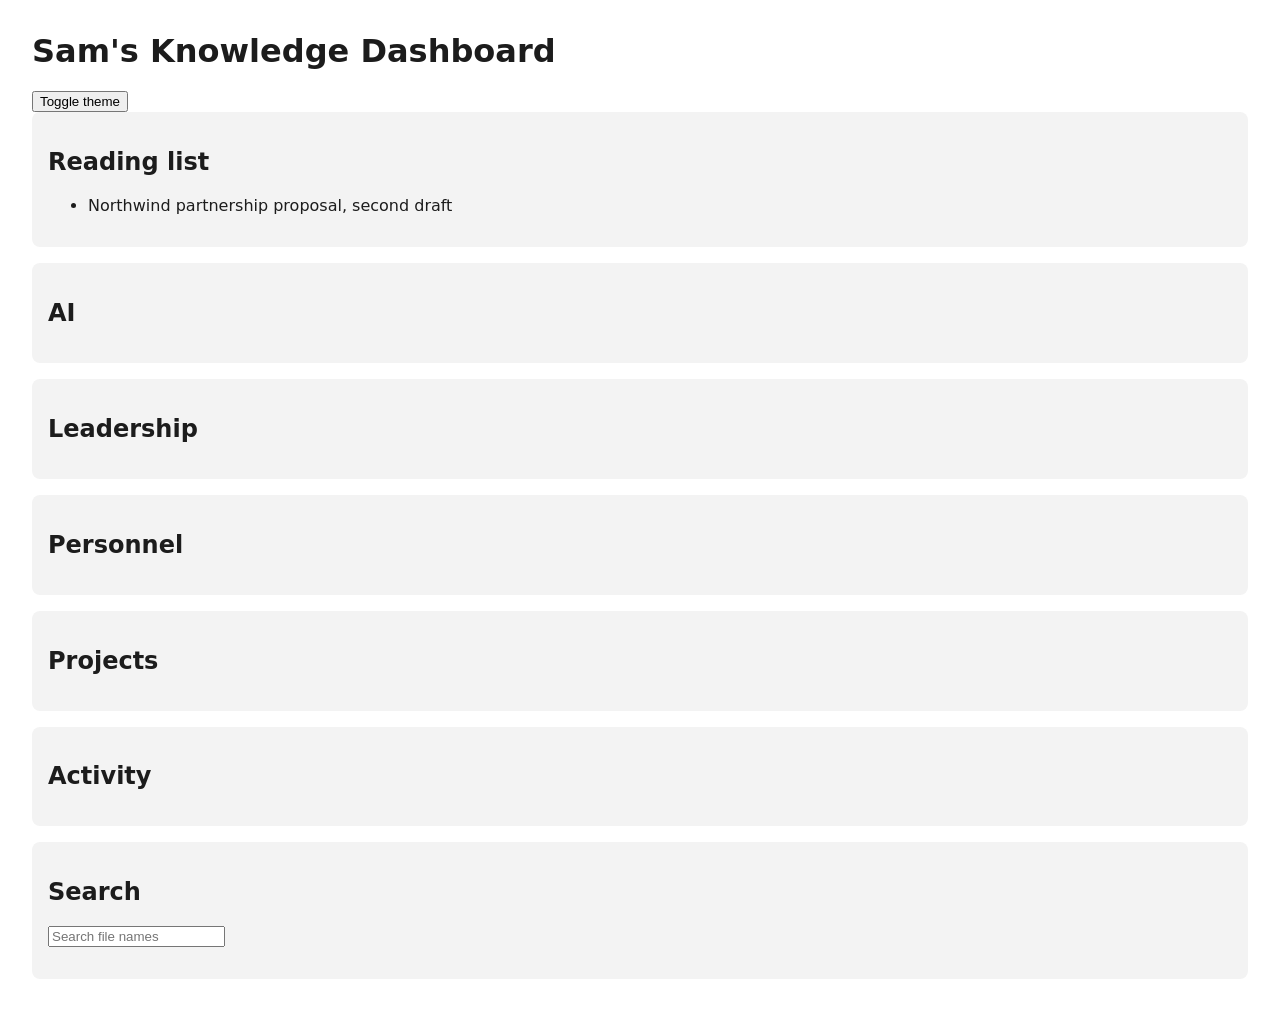
<file: evals/fixtures/dashboard.html>
<!DOCTYPE html>
<html lang="en">
<head>
<meta charset="utf-8">
<title>Sam's Knowledge Dashboard</title>
<style>
  :root { --bg: #ffffff; --fg: #1c1c1c; --card: #f3f3f3; }
  [data-theme="dark"] { --bg: #16181c; --fg: #e8e8e8; --card: #23262c; }
  body { background: var(--bg); color: var(--fg); font-family: system-ui, sans-serif; margin: 2rem; }
  section { background: var(--card); border-radius: 8px; padding: 1rem; margin-bottom: 1rem; }
  .timeline li { list-style: none; border-left: 2px solid var(--fg); padding-left: 0.75rem; }
  .cards { display: grid; grid-template-columns: repeat(auto-fill, minmax(12rem, 1fr)); gap: 0.75rem; }
</style>
</head>
<body>
<header>
  <h1>Sam's Knowledge Dashboard</h1>
  <button id="theme-toggle" type="button">Toggle theme</button>
</header>

<!-- custom: Sam's reading list (added by hand, keep) -->
<section id="reading-list">
  <h2>Reading list</h2>
  <ul><li>Northwind partnership proposal, second draft</li></ul>
</section>

<section id="knowledge-ai" data-folder="knowledge/AI/">
  <h2>AI</h2>
  <ul class="topics"></ul>
</section>

<section id="knowledge-leadership" data-folder="knowledge/leadership/" data-view="timeline">
  <h2>Leadership</h2>
  <ul class="timeline"></ul>
</section>

<section id="knowledge-personnel" data-folder="knowledge/personnel/" data-view="cards">
  <h2>Personnel</h2>
  <div class="cards"></div>
</section>

<section id="projects" data-folder="projects/" data-view="cards">
  <h2>Projects</h2>
  <div class="cards"></div>
</section>

<section id="activity">
  <h2>Activity</h2>
  <ol id="activity-list"></ol>
</section>

<section id="search">
  <h2>Search</h2>
  <input id="search-box" type="search" placeholder="Search file names">
  <ul id="search-results"></ul>
</section>

<script>
  // Theme initialisation: a saved choice wins, otherwise follow the system.
  const savedTheme = localStorage.getItem('pka-theme');
  const systemDark = window.matchMedia('(prefers-color-scheme: dark)').matches;
  document.documentElement.dataset.theme = savedTheme || (systemDark ? 'dark' : 'light');

  document.getElementById('theme-toggle').addEventListener('click', () => {
    const next = document.documentElement.dataset.theme === 'dark' ? 'light' : 'dark';
    document.documentElement.dataset.theme = next;
    localStorage.setItem('pka-theme', next);
  });

  // Markdown-only mode: the folder is opened with the File System Access API.
  async function openWorkspace() {
    if (!window.showDirectoryPicker) {
      document.body.insertAdjacentHTML('afterbegin', '<p>This dashboard needs Chrome or Edge.</p>');
      return;
    }
    const root = await window.showDirectoryPicker();
    return root;
  }
</script>
</body>
</html>
</file>
<file: docs/site.css>
/* pka-skills walkthrough. No external resources: system fonts, inline SVG only. */

:root {
  color-scheme: light dark;

  --bg: #f6f4ee;
  --surface: #fffdf8;
  --surface-2: #eeebe1;
  --ink: #1c2226;
  --muted: #545e63;
  --line: #d8d3c6;
  --accent: #0b6660;
  --accent-ink: #ffffff;
  --accent-soft: #dbeeea;
  --warm: #874800;
  --warm-soft: #f5e6cd;

  --term-bg: #172024;
  --term-ink: #e5eaeb;
  --term-muted: #a3b3b8;
  --term-accent: #7fd6cc;
  --term-warm: #f0c078;
  --term-line: #2c383d;

  --sans: system-ui, -apple-system, "Segoe UI", Roboto, "Helvetica Neue", Arial, sans-serif;
  --serif: "Iowan Old Style", "Palatino Linotype", Palatino, "Book Antiqua", Georgia, serif;
  --mono: ui-monospace, "SF Mono", SFMono-Regular, Menlo, Consolas, "Liberation Mono", monospace;

  --radius: 10px;
  --side: 17.5rem;
  --bar: 3.5rem;
}

@media (prefers-color-scheme: dark) {
  :root {
    --bg: #111517;
    --surface: #191f22;
    --surface-2: #232b2f;
    --ink: #e7eaeb;
    --muted: #a9b4b8;
    --line: #333d42;
    --accent: #6fd3c8;
    --accent-ink: #0b1a19;
    --accent-soft: #173230;
    --warm: #f0bd70;
    --warm-soft: #33281a;

    --term-bg: #0b0e10;
    --term-line: #2a3338;
  }
}

*, *::before, *::after { box-sizing: border-box; }

html { -webkit-text-size-adjust: 100%; text-size-adjust: 100%; }

body {
  margin: 0;
  background: var(--bg);
  color: var(--ink);
  font: 1.0625rem/1.6 var(--sans);
  overflow-wrap: break-word;
}

a { color: var(--accent); text-underline-offset: 0.15em; }
a:hover { text-decoration-thickness: 2px; }

:focus-visible {
  outline: 3px solid var(--accent);
  outline-offset: 2px;
  border-radius: 4px;
}
h2:focus { outline: none; }

code, pre, kbd { font-family: var(--mono); }
code { font-size: 0.9em; overflow-wrap: anywhere; }
:not(pre) > code {
  background: var(--surface-2);
  border-radius: 4px;
  padding: 0.08em 0.32em;
}
kbd {
  font-size: 0.82em;
  border: 1px solid var(--line);
  border-bottom-width: 2px;
  border-radius: 4px;
  padding: 0.05em 0.4em;
  background: var(--surface);
}

.skip {
  position: absolute;
  left: 0.75rem;
  top: -4rem;
  z-index: 50;
  background: var(--accent);
  color: var(--accent-ink);
  padding: 0.5rem 0.9rem;
  border-radius: 6px;
}
.skip:focus { top: 0.6rem; }

/* ---------- top bar ---------- */

.top {
  position: static;
  z-index: 20;
  display: flex;
  flex-wrap: wrap;
  align-items: center;
  justify-content: space-between;
  gap: 0.5rem 1rem;
  min-height: var(--bar);
  padding: 0.4rem 1rem;
  background: var(--bg);
  border-bottom: 1px solid var(--line);
}

.brand {
  display: flex;
  align-items: center;
  gap: 0.55rem;
  margin: 0;
  font: 600 1.05rem/1.2 var(--mono);
  letter-spacing: -0.01em;
  white-space: nowrap;
}
.brand a { color: inherit; text-decoration: none; display: flex; align-items: center; gap: 0.55rem; }
.brand svg { width: 1.6rem; height: 1.6rem; flex: none; }
.mark-frame { fill: none; stroke: var(--ink); stroke-width: 2; }
.mark-dot { fill: var(--accent); }
.mark-line { stroke: var(--accent); stroke-width: 2; stroke-linecap: round; fill: none; }

.where {
  order: 3;
  flex: 1 1 100%;
  min-width: 0;
  display: none;
  flex-direction: column;
  gap: 0.3rem;
}
@media (min-width: 40rem) {
  .top { position: sticky; top: 0; flex-wrap: nowrap; }
  .where { order: 0; flex: 1 1 auto; }
}
.js .where { display: flex; }
.where-text {
  margin: 0;
  font-size: 0.86rem;
  color: var(--muted);
  white-space: nowrap;
  overflow: hidden;
  text-overflow: ellipsis;
}
.where-text b { color: var(--ink); font-weight: 600; }
.meter {
  height: 4px;
  border-radius: 2px;
  background: var(--surface-2);
  overflow: hidden;
}
.meter span {
  display: block;
  height: 100%;
  width: 0;
  background: var(--accent);
  border-radius: 2px;
  transition: width 0.2s ease;
}

.btn {
  display: inline-flex;
  align-items: center;
  gap: 0.45rem;
  font: 600 0.95rem/1.2 var(--sans);
  color: var(--ink);
  background: var(--surface);
  border: 1px solid var(--line);
  border-radius: 8px;
  padding: 0.55rem 0.85rem;
  text-decoration: none;
  cursor: pointer;
  min-height: 2.6rem;
}
.btn:hover { border-color: var(--accent); }
.btn.primary {
  background: var(--accent);
  border-color: var(--accent);
  color: var(--accent-ink);
}
.btn[aria-disabled="true"] { opacity: 0.45; pointer-events: none; }
.btn svg { width: 1em; height: 1em; flex: none; }
.btn svg path { fill: none; stroke: currentColor; stroke-width: 2; stroke-linecap: round; stroke-linejoin: round; }

.toc-toggle { display: none; }
.js .toc-toggle { display: inline-flex; }

/* ---------- layout ---------- */

.layout { display: block; }

.toc {
  padding: 1rem 1rem 0.5rem;
  border-bottom: 1px solid var(--line);
}
.toc-head { display: flex; align-items: center; justify-content: space-between; gap: 1rem; margin-bottom: 0.5rem; }
.toc-close { display: none; min-height: 2.2rem; padding: 0.35rem 0.7rem; }
.js .toc-close { display: inline-flex; }
.toc h2 {
  margin: 0;
  font: 600 0.78rem/1.2 var(--sans);
  letter-spacing: 0.08em;
  text-transform: uppercase;
  color: var(--muted);
}
.toc ol {
  margin: 0;
  padding: 0;
  list-style: none;
  counter-reset: toc;
}
.toc li { counter-increment: toc; }
.toc a {
  display: grid;
  grid-template-columns: 1.25rem minmax(0, 1fr);
  column-gap: 0.6rem;
  align-items: baseline;
  padding: 0.38rem 0.6rem;
  border-radius: 6px;
  color: var(--ink);
  text-decoration: none;
  font-size: 0.95rem;
  line-height: 1.35;
}
.toc a::before {
  content: counter(toc, decimal-leading-zero);
  font: 0.75rem var(--mono);
  color: var(--muted);
  flex: none;
}
.toc a:hover { background: var(--surface-2); }
.toc a[aria-current="page"] {
  background: var(--accent-soft);
  font-weight: 600;
  box-shadow: inset 3px 0 0 var(--accent);
}
.toc small {
  grid-column: 2;
  font: 0.7rem var(--mono);
  color: var(--muted);
  white-space: nowrap;
}
.toc-hint {
  margin: 0.9rem 0.6rem 0.6rem;
  font-size: 0.8rem;
  color: var(--muted);
}

/* With JS and a narrow window the contents list is a drawer. */
.js .toc {
  position: fixed;
  z-index: 30;
  top: 0;
  bottom: 0;
  left: 0;
  width: min(22rem, 88vw);
  overflow-y: auto;
  background: var(--bg);
  border-right: 1px solid var(--line);
  border-bottom: 0;
  transform: translateX(-102%);
  visibility: hidden;
  transition: transform 0.18s ease, visibility 0s linear 0.18s;
}
.js .toc.open {
  transform: none;
  visibility: visible;
  transition: transform 0.18s ease;
  box-shadow: 0 0 0 100vmax rgba(0, 0, 0, 0.35);
}

main {
  padding: 1.5rem 1rem 3rem;
  max-width: 72rem;
  margin: 0 auto;
}
.js main { padding-bottom: 6.5rem; }

@media (min-width: 66rem) {
  .js .toc-toggle, .js .toc-close { display: none; }
  .js .layout {
    display: grid;
    grid-template-columns: var(--side) minmax(0, 1fr);
  }
  .js .toc {
    position: sticky;
    top: var(--bar);
    height: calc(100vh - var(--bar));
    width: auto;
    transform: none;
    visibility: visible;
    transition: none;
    box-shadow: none;
  }
  .js .toc.open { box-shadow: none; }
  main { padding: 2.5rem 2.5rem 3rem; }
}

/* ---------- screens ---------- */

.screen { padding-bottom: 2.5rem; }
.screen + .screen { border-top: 1px solid var(--line); padding-top: 2.5rem; }
.js .screen + .screen { border-top: 0; padding-top: 0; }
.js .screen[hidden] { display: none; }
.js .screen:not([hidden]) { animation: arrive 0.18s ease-out; }
@keyframes arrive {
  from { opacity: 0; transform: translateY(6px); }
  to { opacity: 1; transform: none; }
}

.kicker {
  display: flex;
  flex-wrap: wrap;
  align-items: center;
  gap: 0.5rem;
  margin: 0 0 0.6rem;
  font-size: 0.82rem;
  color: var(--muted);
}
.tag {
  font: 600 0.72rem/1 var(--sans);
  letter-spacing: 0.08em;
  text-transform: uppercase;
  padding: 0.32rem 0.5rem;
  border-radius: 999px;
  background: var(--accent-soft);
  color: var(--ink);
}
.tag.concept { background: var(--warm-soft); }

.screen h2 {
  margin: 0;
  font: 600 clamp(1.7rem, 1.2rem + 2.2vw, 2.5rem)/1.15 var(--serif);
  letter-spacing: -0.01em;
  text-wrap: balance;
}
.lede {
  margin: 0.8rem 0 0;
  max-width: 44rem;
  font-size: 1.17rem;
  line-height: 1.5;
  color: var(--muted);
}

.cols {
  display: grid;
  grid-template-columns: minmax(0, 1fr);
  gap: 2rem;
  margin-top: 2rem;
}
@media (min-width: 58rem) {
  .cols { grid-template-columns: minmax(0, 0.9fr) minmax(0, 1.1fr); gap: 2.75rem; align-items: start; }
}
@media (min-width: 58rem) {
  .cols.stack { grid-template-columns: minmax(0, 1fr); gap: 2rem; }
  .cols.stack .prose { columns: 2; column-gap: 2.75rem; }
  .cols.stack .prose > * { break-inside: avoid; }
  .cols.stack .prose h3 { break-after: avoid; }
  .cols.stack .visuals { order: -1; }
}
.prose, .visuals { min-width: 0; }
.prose > :first-child, .visuals > :first-child { margin-top: 0; }
.prose p { margin: 0 0 1rem; }
.prose h3 {
  margin: 1.6rem 0 0.5rem;
  font: 600 1.05rem/1.3 var(--sans);
}
.prose ul, .prose ol { margin: 0 0 1rem; padding-left: 1.2rem; }
.prose li { margin-bottom: 0.4rem; }
.prose li::marker { color: var(--accent); }
.prose dl { margin: 0 0 1rem; }
.prose dt { font-weight: 600; margin-top: 0.7rem; }
.prose dd { margin: 0.1rem 0 0; color: var(--muted); }

.visuals { display: grid; gap: 1.25rem; grid-template-columns: minmax(0, 1fr); }

/* ---------- try this ---------- */

.try {
  margin-top: 1.6rem;
  padding: 1rem 1.1rem 0.9rem;
  border: 1px solid var(--line);
  border-left: 4px solid var(--warm);
  border-radius: var(--radius);
  background: var(--surface);
}
.try h3 {
  margin: 0 0 0.5rem;
  font: 600 0.78rem/1.2 var(--sans);
  letter-spacing: 0.08em;
  text-transform: uppercase;
  color: var(--warm);
}
.try ul { margin: 0; padding: 0; list-style: none; }
.try li { margin: 0 0 0.45rem; font: 1rem/1.45 var(--serif); font-style: italic; }
.try li::before { content: "\201C"; }
.try li::after { content: "\201D"; }
.try li code { font-style: normal; font-size: 0.82em; }
.try p { margin: 0.4rem 0 0; font-size: 0.86rem; color: var(--muted); }

/* ---------- start here ---------- */

.start {
  padding: 1rem 1.1rem 0.9rem;
  border: 1px solid var(--accent);
  border-radius: var(--radius);
  background: var(--accent-soft);
}
.start h3 {
  margin: 0 0 0.5rem;
  font: 600 0.78rem/1.2 var(--sans);
  letter-spacing: 0.08em;
  text-transform: uppercase;
}
.start ol { margin: 0; padding-left: 1.2rem; font-size: 0.95rem; line-height: 1.5; }
.start li { margin-bottom: 0.4rem; }
.start li::marker { font-weight: 600; }
.start code { background: var(--surface); }
.start p { margin: 0.5rem 0 0; font-size: 0.9rem; }
.start a { color: var(--ink); font-weight: 600; }

/* ---------- figures: shared frame ---------- */

figure { margin: 0; min-width: 0; }
.fig {
  border: 1px solid var(--line);
  border-radius: var(--radius);
  background: var(--surface);
  overflow: hidden;
}
.fig > figcaption {
  display: flex;
  flex-wrap: wrap;
  align-items: baseline;
  gap: 0.2rem 0.8rem;
  padding: 0.55rem 0.9rem;
  border-bottom: 1px solid var(--line);
  background: var(--surface-2);
  font-size: 0.8rem;
  color: var(--muted);
}
.fig > figcaption .path { font: 600 0.8rem var(--mono); color: var(--ink); overflow-wrap: anywhere; }
.fig pre {
  margin: 0;
  padding: 0.9rem;
  font-size: 0.8rem;
  line-height: 1.55;
  overflow-x: auto;
  white-space: pre-wrap;
  overflow-wrap: anywhere;
  tab-size: 2;
}
.fig pre code { font-size: inherit; overflow-wrap: inherit; }
.fig pre.nowrap { white-space: pre; overflow-wrap: normal; }

/* note / file excerpt */
.file .fm { color: var(--muted); }
.file .hd { font-weight: 700; }
.file .cm { color: var(--muted); font-style: italic; }
.file .lk { color: var(--accent); }
.file .an { color: var(--warm); font-style: italic; }
.file mark, .term mark {
  background: var(--accent-soft);
  color: inherit;
  border-radius: 3px;
  box-shadow: 0 0 0 2px var(--accent-soft);
}

/* terminal */
.term { background: var(--term-bg); border-color: var(--term-line); color: var(--term-ink); }
.term > figcaption {
  background: transparent;
  border-color: var(--term-line);
  color: var(--term-muted);
}
.term > figcaption { flex-wrap: nowrap; align-items: flex-start; }
.term > figcaption::before {
  content: "";
  width: 0.55rem;
  height: 0.55rem;
  margin-top: 0.4em;
  border-radius: 50%;
  background: var(--term-accent);
  flex: none;
}
.prose .scroller { margin-bottom: 1rem; }
.term .pr { color: var(--term-accent); user-select: none; }
.term .cmd { color: #ffffff; font-weight: 600; }
.term .dim { color: var(--term-muted); }
.term .ok { color: var(--term-accent); }
.term .warn { color: var(--term-warm); }
.term mark { background: #24423f; box-shadow: 0 0 0 2px #24423f; }

/* conversation */
.chat { padding-bottom: 0.3rem; }
.msg { padding: 0.8rem 0.9rem 0.2rem; }
.msg + .msg { border-top: 1px dashed var(--line); }
.msg .who {
  display: block;
  margin-bottom: 0.2rem;
  font: 600 0.72rem/1.2 var(--mono);
  letter-spacing: 0.04em;
  text-transform: uppercase;
  color: var(--muted);
}
.msg.you .who { color: var(--warm); }
.msg.ai .who { color: var(--accent); }
.msg p, .msg ul, .msg ol { margin: 0 0 0.6rem; font-size: 0.95rem; line-height: 1.5; }
.msg ul, .msg ol { padding-left: 1.15rem; }
.msg.you p { font-weight: 600; }
.msg pre {
  padding: 0.6rem 0.7rem;
  margin: 0 0 0.6rem;
  background: var(--surface-2);
  border-radius: 6px;
}

/* tables */
.scroller { overflow-x: auto; }
table {
  border-collapse: collapse;
  width: 100%;
  font-size: 0.84rem;
  line-height: 1.4;
}
th, td {
  text-align: left;
  vertical-align: top;
  padding: 0.5rem 0.7rem;
  border-bottom: 1px solid var(--line);
}
thead th {
  font: 600 0.72rem/1.3 var(--sans);
  letter-spacing: 0.06em;
  text-transform: uppercase;
  color: var(--muted);
  white-space: nowrap;
}
tbody tr:last-child td, tbody tr:last-child th { border-bottom: 0; }
tbody th { font-weight: 600; }
td code, th code { white-space: nowrap; }
td.files { min-width: 15rem; }
td.files code { white-space: normal; }
.pill {
  display: inline-block;
  font: 0.72rem/1 var(--mono);
  padding: 0.25rem 0.45rem;
  border-radius: 999px;
  border: 1px solid var(--line);
  white-space: nowrap;
}
.pill.on { background: var(--accent-soft); border-color: transparent; }
.pill.amber { background: var(--warm-soft); border-color: transparent; }
.pill.grey { background: var(--surface-2); border-color: transparent; }

/* diagrams */
.diagram { padding: 1rem; }
.diagram svg { display: block; width: 100%; height: auto; max-width: 26rem; margin: 0 auto; }
.d-box { fill: var(--surface-2); stroke: var(--line); stroke-width: 1.5; }
.d-box.hot { fill: var(--accent-soft); stroke: var(--accent); }
.d-box.warm { fill: var(--warm-soft); stroke: var(--warm); }
.d-box.ghost { fill: none; stroke-dasharray: 5 4; }
.d-title { font: 600 15px var(--sans); fill: var(--ink); }
.d-text { font: 12.5px var(--sans); fill: var(--muted); }
.d-mono { font: 12px var(--mono); fill: var(--ink); }
.d-arrow { fill: none; stroke: var(--muted); stroke-width: 1.75; stroke-linecap: round; stroke-linejoin: round; }
.d-arrow.accent { stroke: var(--accent); }
.d-head { fill: var(--muted); }
.d-head.accent { fill: var(--accent); }
.diagram .legend { margin: 0.9rem 0 0; padding: 0; list-style: none; font-size: 0.85rem; color: var(--muted); }
.diagram .legend li { margin-bottom: 0.3rem; }
.diagram .legend b { color: var(--ink); }

/* step flow */
.flow { list-style: none; margin: 0; padding: 1rem 1rem 0.4rem; counter-reset: step; }
.flow > li {
  position: relative;
  counter-increment: step;
  padding: 0 0 1.1rem 2.6rem;
}
.flow > li::before {
  content: counter(step);
  position: absolute;
  left: 0;
  top: 0;
  width: 1.7rem;
  height: 1.7rem;
  display: grid;
  place-items: center;
  border-radius: 50%;
  background: var(--accent);
  color: var(--accent-ink);
  font: 600 0.8rem var(--mono);
}
.flow > li::after {
  content: "";
  position: absolute;
  left: 0.8rem;
  top: 1.9rem;
  bottom: 0.15rem;
  width: 2px;
  background: var(--line);
}
.flow > li:last-child::after { display: none; }
.flow b { display: block; font-size: 0.95rem; }
.flow span { display: block; font-size: 0.86rem; color: var(--muted); line-height: 1.45; }
.flow .branch {
  margin-top: 0.45rem;
  padding: 0.4rem 0.6rem;
  border-left: 3px solid var(--warm);
  background: var(--warm-soft);
  border-radius: 0 6px 6px 0;
  color: var(--ink);
}
.flow .where-file { font: 0.8rem var(--mono); color: var(--ink); overflow-wrap: anywhere; }

/* small cards */
.cards { display: grid; gap: 0.75rem; grid-template-columns: repeat(auto-fit, minmax(11rem, 1fr)); }
.card {
  border: 1px solid var(--line);
  border-radius: var(--radius);
  background: var(--surface);
  padding: 0.85rem 0.9rem;
  min-width: 0;
}
.card h4 { margin: 0 0 0.3rem; font: 600 0.95rem/1.3 var(--sans); }
.card p { margin: 0; font-size: 0.85rem; line-height: 1.45; color: var(--muted); }
.card .pill { margin-bottom: 0.5rem; }
.card ul { margin: 0.4rem 0 0; padding-left: 1.05rem; font-size: 0.85rem; color: var(--muted); }

/* dashboard mock */
.dash { padding: 0.9rem; display: grid; gap: 0.9rem; }
.dash-search {
  display: flex;
  align-items: center;
  gap: 0.5rem;
  padding: 0.5rem 0.7rem;
  border: 1px solid var(--line);
  border-radius: 8px;
  background: var(--bg);
  font-size: 0.85rem;
  color: var(--muted);
}
.dash-search svg { width: 1rem; height: 1rem; flex: none; }
.dash-search svg * { fill: none; stroke: currentColor; stroke-width: 2; stroke-linecap: round; }
.dash h4 {
  margin: 0 0 0.45rem;
  font: 600 0.72rem/1.2 var(--sans);
  letter-spacing: 0.08em;
  text-transform: uppercase;
  color: var(--muted);
}
.dash-grid { display: grid; gap: 0.6rem; grid-template-columns: repeat(auto-fit, minmax(9.5rem, 1fr)); }
.dash-card {
  border: 1px solid var(--line);
  border-radius: 8px;
  padding: 0.6rem 0.7rem;
  background: var(--bg);
  min-width: 0;
}
.dash-card b { display: block; font-size: 0.92rem; }
.dash-card span { display: block; font-size: 0.78rem; color: var(--muted); line-height: 1.4; }
.dash-card .pill { display: inline-block; margin-bottom: 0.35rem; color: var(--ink); }
.dash-line {
  display: grid;
  grid-template-columns: 3.6rem minmax(0, 1fr);
  gap: 0.6rem;
  padding: 0.4rem 0;
  border-top: 1px solid var(--line);
  font-size: 0.84rem;
}
.dash-line:first-of-type { border-top: 0; }
.dash-line time, .dash-line .when { font: 0.76rem var(--mono); color: var(--muted); padding-top: 0.1rem; }
.dash-line span { color: var(--muted); display: block; font-size: 0.78rem; }

/* compare */
.compare { display: grid; gap: 0.75rem; grid-template-columns: repeat(auto-fit, minmax(13rem, 1fr)); }

/* ---------- bottom nav ---------- */

.pager { display: none; }
.js .pager {
  position: fixed;
  z-index: 15;
  left: 0;
  right: 0;
  bottom: 0;
  display: flex;
  justify-content: space-between;
  align-items: center;
  gap: 0.75rem;
  padding: 0.6rem 1rem;
  padding-bottom: calc(0.6rem + env(safe-area-inset-bottom, 0px));
  background: var(--bg);
  border-top: 1px solid var(--line);
}
.pager .btn { max-width: 48%; }
.pager .btn span { overflow: hidden; text-overflow: ellipsis; white-space: nowrap; }
.pager .next { margin-left: auto; }
.pager .keys { display: none; font-size: 0.8rem; color: var(--muted); }
@media (min-width: 66rem) {
  .js .pager { left: var(--side); padding-left: 2.5rem; padding-right: 2.5rem; }
  .pager .keys { display: block; }
}

.aside-note { margin: 0; font-size: 0.85rem; color: var(--muted); }

.foot {
  margin-top: 1rem;
  padding-top: 1.2rem;
  border-top: 1px solid var(--line);
  font-size: 0.85rem;
  color: var(--muted);
}

.sr-only {
  position: absolute;
  width: 1px;
  height: 1px;
  overflow: hidden;
  clip: rect(0 0 0 0);
  clip-path: inset(50%);
  white-space: nowrap;
}

@media (prefers-reduced-motion: reduce) {
  *, *::before, *::after {
    animation: none !important;
    transition: none !important;
    scroll-behavior: auto !important;
  }
}

@media print {
  .top, .toc, .pager, .skip { display: none !important; }
  .js .screen[hidden] { display: block !important; }
  .screen { break-inside: avoid-page; }
  main { padding: 0; max-width: none; }
}
</file>
